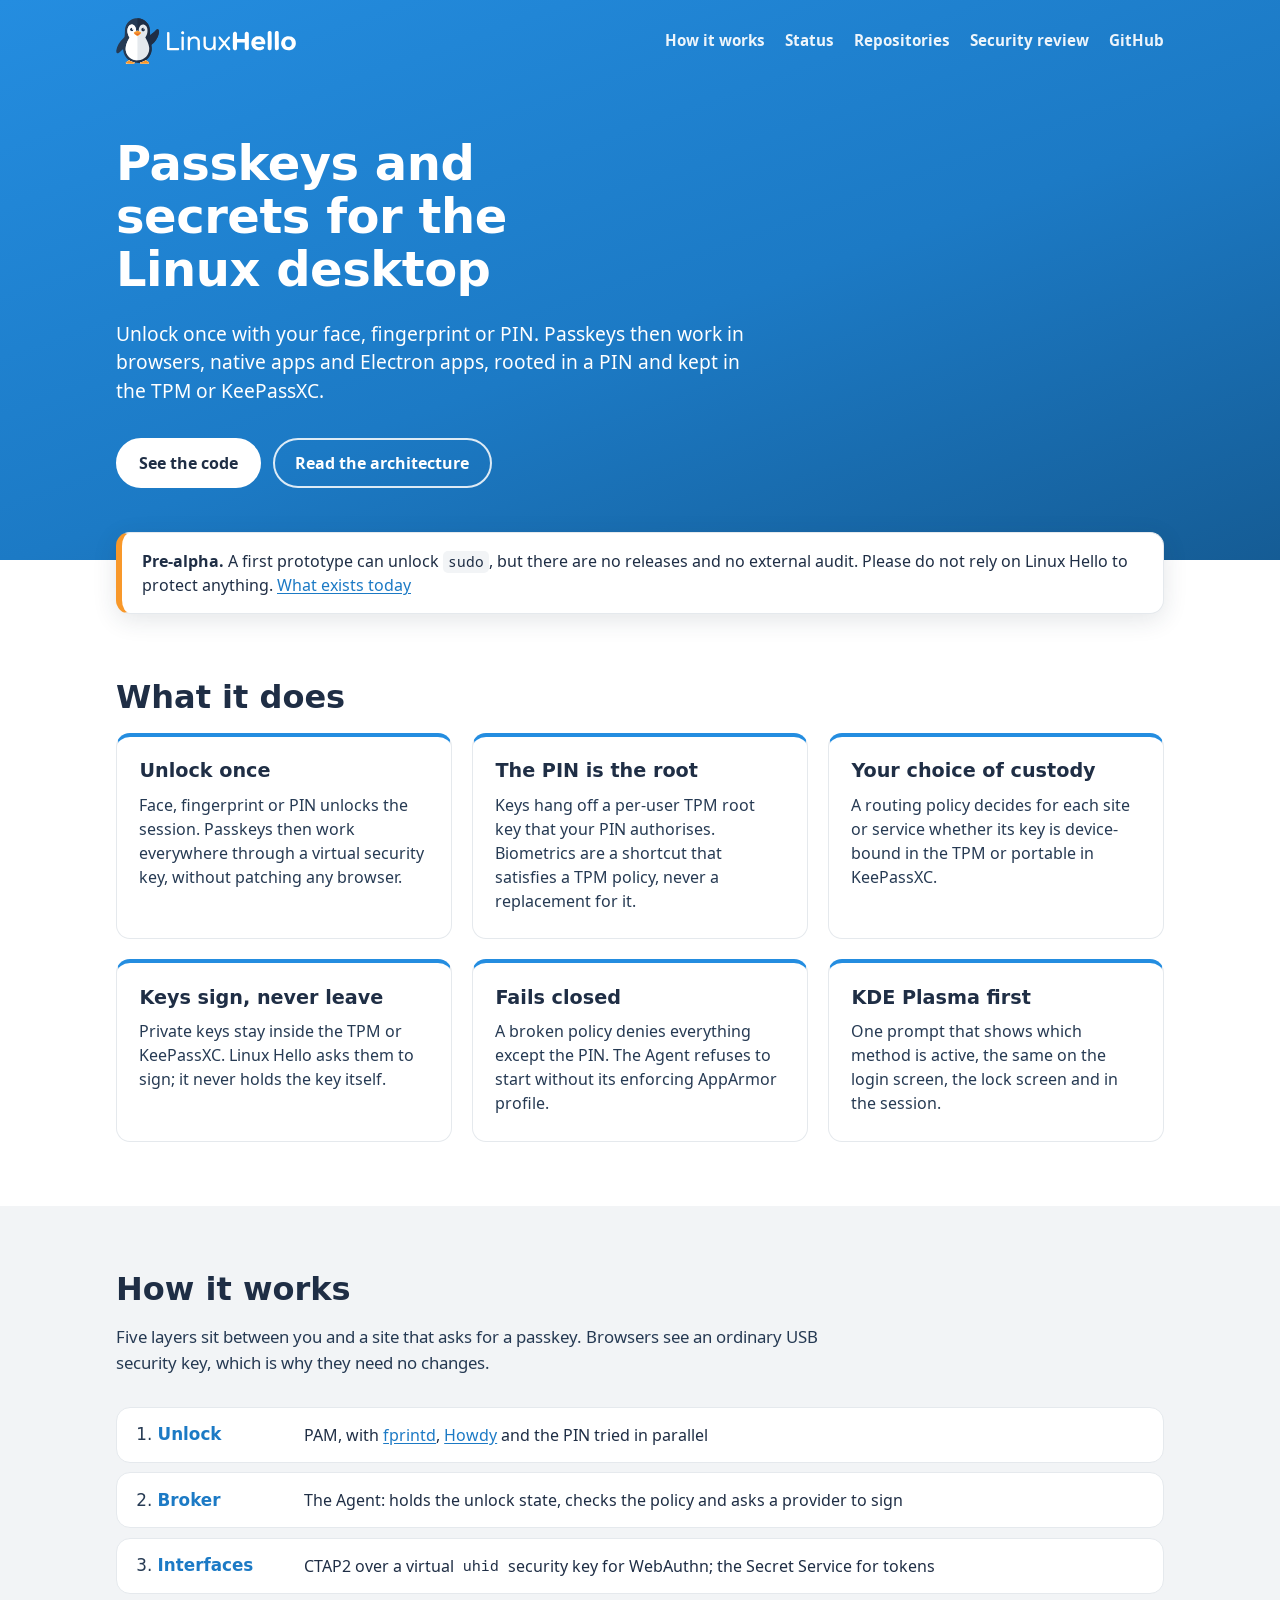
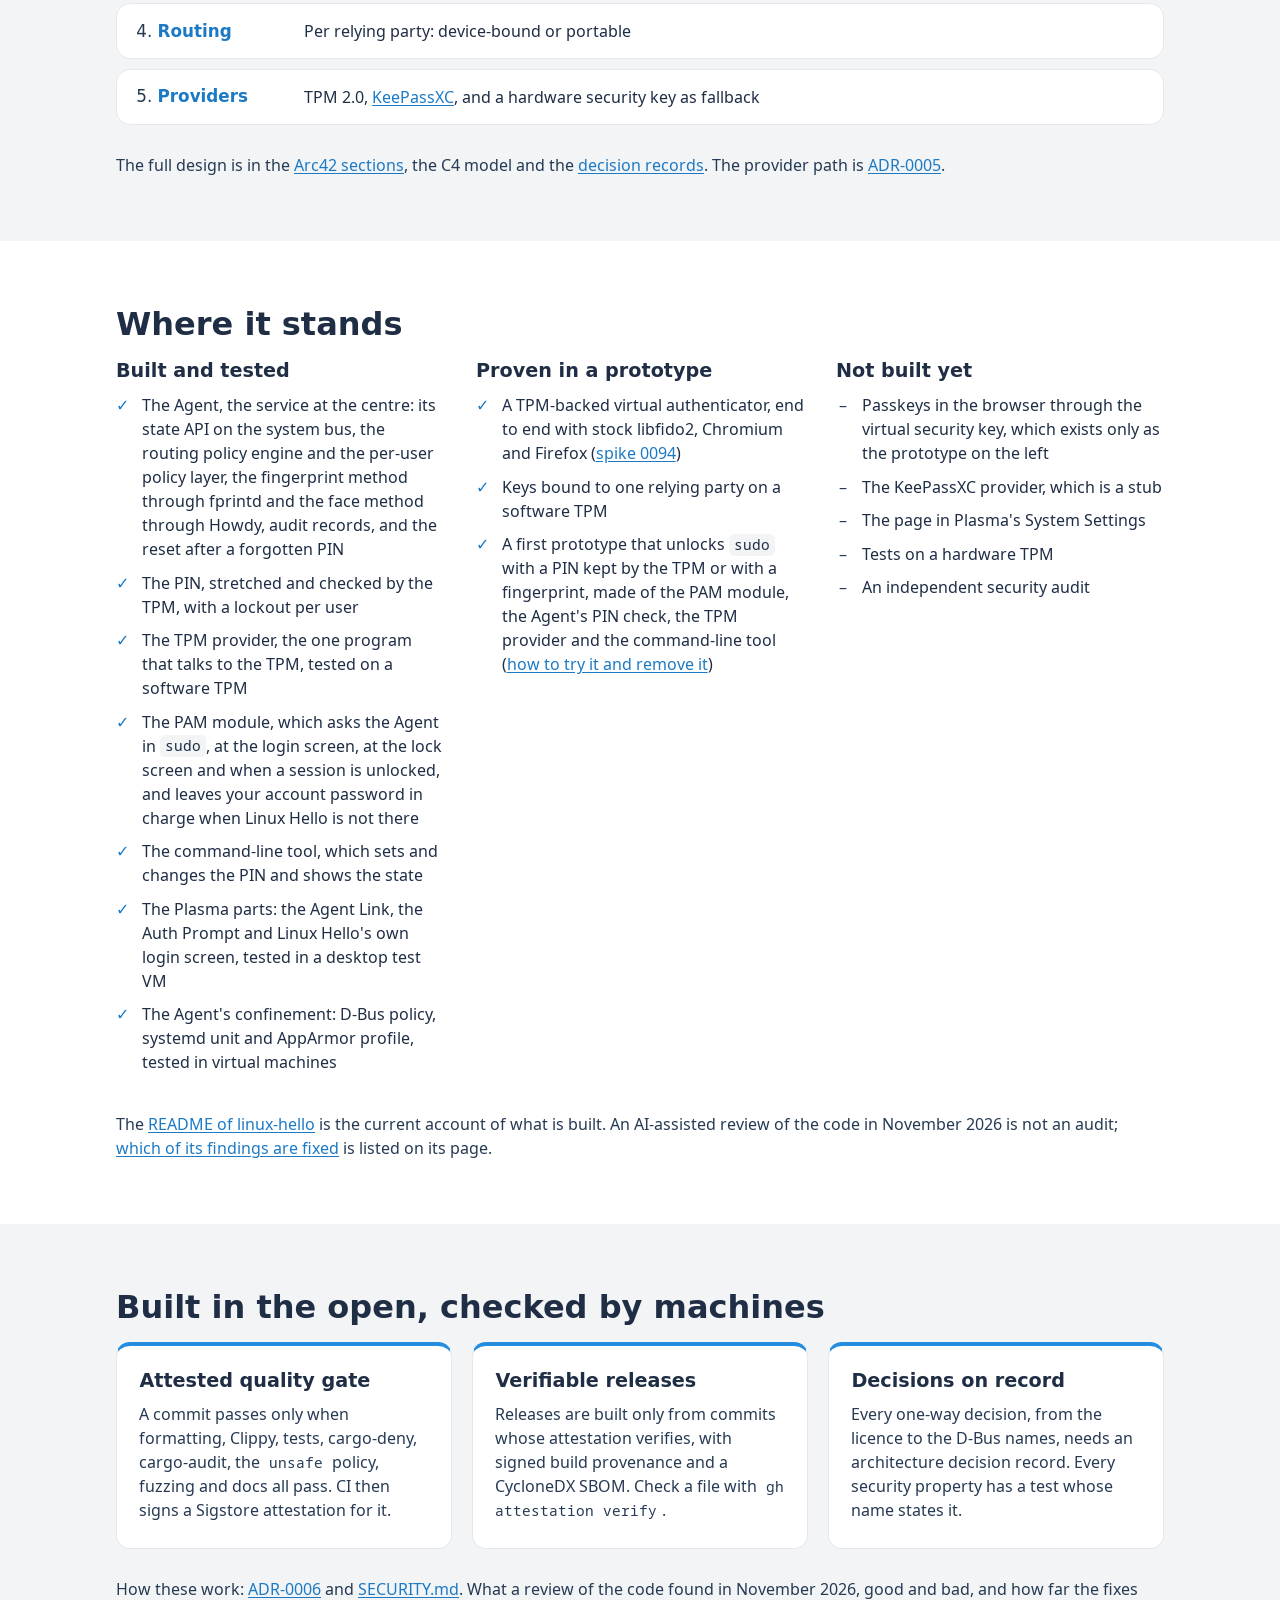
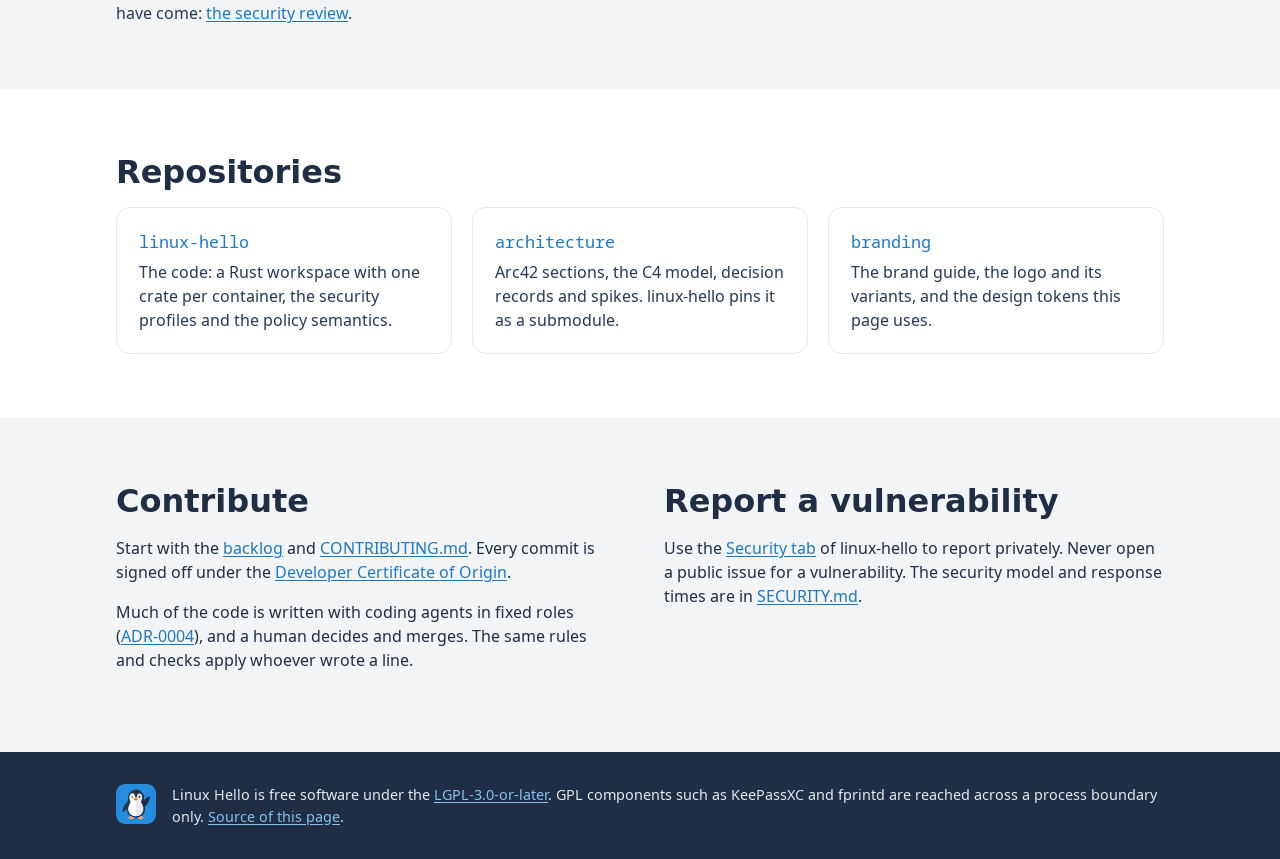
<file: index.html>
<!DOCTYPE html>
<html lang="en">
<head>
  <meta charset="utf-8">
  <meta name="viewport" content="width=device-width, initial-scale=1">
  <title>Linux Hello: passkeys and secrets for the Linux desktop</title>
  <meta name="description" content="Linux Hello is a session credential broker for the Linux desktop. Unlock once with face, fingerprint or PIN, and passkeys work in browsers and apps. Pre-alpha.">
  <meta name="color-scheme" content="light dark">
  <meta name="theme-color" content="#248de0">

  <meta property="og:type" content="website">
  <meta property="og:title" content="Linux Hello">
  <meta property="og:description" content="Passkeys and secrets for the Linux desktop, rooted in a PIN and unlocked by biometrics.">
  <meta property="og:url" content="https://linuxhello.github.io/">
  <meta property="og:image" content="https://linuxhello.github.io/assets/linuxhello-social-preview-1280x640.png">
  <meta name="twitter:card" content="summary_large_image">

  <link rel="icon" href="assets/linuxhello-tile.svg" type="image/svg+xml">
  <link rel="icon" href="assets/linuxhello-tile-32.png" sizes="32x32" type="image/png">
  <link rel="apple-touch-icon" href="assets/linuxhello-tile-180.png">
  <link rel="stylesheet" href="style.css">
</head>
<body>
  <a class="skip" href="#main">Skip to content</a>

  <header class="band">
    <div class="wrap bar">
      <a class="brand" href="./"><img src="assets/linuxhello-horizontal-white.svg" alt="Linux Hello" width="180" height="46"></a>
      <nav aria-label="Main">
        <a href="#how">How it works</a>
        <a href="#status">Status</a>
        <a href="#repositories">Repositories</a>
        <a href="security-review.html">Security review</a>
        <a href="https://github.com/LinuxHello">GitHub</a>
      </nav>
    </div>

    <div class="wrap hero">
      <h1>Passkeys and secrets for the Linux desktop</h1>
      <p class="lede">Unlock once with your face, fingerprint or PIN. Passkeys then work in browsers, native apps and Electron apps, rooted in a PIN and kept in the TPM or KeePassXC.</p>
      <p class="actions">
        <a class="button primary" href="https://github.com/LinuxHello/linux-hello">See the code</a>
        <a class="button" href="https://github.com/LinuxHello/linux-hello-architecture">Read the architecture</a>
      </p>
    </div>
  </header>

  <main id="main">
    <div class="wrap">
      <aside class="notice" role="note">
        <strong>Pre-alpha.</strong> A first prototype can unlock <code>sudo</code>, but there are no releases and no external audit. Please do not rely on Linux Hello to protect anything. <a href="#status">What exists today</a>
      </aside>
    </div>

    <section class="wrap" aria-labelledby="what">
      <h2 id="what">What it does</h2>
      <div class="cards">
        <article>
          <h3>Unlock once</h3>
          <p>Face, fingerprint or PIN unlocks the session. Passkeys then work everywhere through a virtual security key, without patching any browser.</p>
        </article>
        <article>
          <h3>The PIN is the root</h3>
          <p>Keys hang off a per-user TPM root key that your PIN authorises. Biometrics are a shortcut that satisfies a TPM policy, never a replacement for it.</p>
        </article>
        <article>
          <h3>Your choice of custody</h3>
          <p>A routing policy decides for each site or service whether its key is device-bound in the TPM or portable in KeePassXC.</p>
        </article>
        <article>
          <h3>Keys sign, never leave</h3>
          <p>Private keys stay inside the TPM or KeePassXC. Linux Hello asks them to sign; it never holds the key itself.</p>
        </article>
        <article>
          <h3>Fails closed</h3>
          <p>A broken policy denies everything except the PIN. The Agent refuses to start without its enforcing AppArmor profile.</p>
        </article>
        <article>
          <h3>KDE Plasma first</h3>
          <p>One prompt that shows which method is active, the same on the login screen, the lock screen and in the session.</p>
        </article>
      </div>
    </section>

    <section class="alt" aria-labelledby="how">
      <div class="wrap">
        <h2 id="how">How it works</h2>
        <p class="intro">Five layers sit between you and a site that asks for a passkey. Browsers see an ordinary USB security key, which is why they need no changes.</p>
        <ol class="layers">
          <li><span class="tag">Unlock</span><span class="body">PAM, with <a href="https://fprint.freedesktop.org/">fprintd</a>, <a href="https://github.com/boltgolt/howdy">Howdy</a> and the PIN tried in parallel</span></li>
          <li><span class="tag">Broker</span><span class="body">The Agent: holds the unlock state, checks the policy and asks a provider to sign</span></li>
          <li><span class="tag">Interfaces</span><span class="body">CTAP2 over a virtual <code>uhid</code> security key for WebAuthn; the Secret Service for tokens</span></li>
          <li><span class="tag">Routing</span><span class="body">Per relying party: device-bound or portable</span></li>
          <li><span class="tag">Providers</span><span class="body">TPM 2.0, <a href="https://keepassxc.org/">KeePassXC</a>, and a hardware security key as fallback</span></li>
        </ol>
        <p class="more">The full design is in the <a href="https://github.com/LinuxHello/linux-hello-architecture/blob/main/arc42/README.md">Arc42 sections</a>, the C4 model and the <a href="https://github.com/LinuxHello/linux-hello-architecture/blob/main/adr/README.md">decision records</a>. The provider path is <a href="https://github.com/LinuxHello/linux-hello-architecture/blob/main/adr/0005-provider-path.md">ADR-0005</a>.</p>
      </div>
    </section>

    <section class="wrap" aria-labelledby="status">
      <h2 id="status">Where it stands</h2>
      <div class="split">
        <div>
          <h3>Built and tested</h3>
          <ul class="ticks">
            <li>The Agent, the service at the centre: its state API on the system bus, the routing policy engine and the per-user policy layer, the fingerprint method through fprintd and the face method through Howdy, audit records, and the reset after a forgotten PIN</li>
            <li>The PIN, stretched and checked by the TPM, with a lockout per user</li>
            <li>The TPM provider, the one program that talks to the TPM, tested on a software TPM</li>
            <li>The PAM module, which asks the Agent in <code>sudo</code>, at the login screen, at the lock screen and when a session is unlocked, and leaves your account password in charge when Linux Hello is not there</li>
            <li>The command-line tool, which sets and changes the PIN and shows the state</li>
            <li>The Plasma parts: the Agent Link, the Auth Prompt and Linux Hello's own login screen, tested in a desktop test VM</li>
            <li>The Agent's confinement: D-Bus policy, systemd unit and AppArmor profile, tested in virtual machines</li>
          </ul>
        </div>
        <div>
          <h3>Proven in a prototype</h3>
          <ul class="ticks">
            <li>A TPM-backed virtual authenticator, end to end with stock libfido2, Chromium and Firefox (<a href="https://github.com/LinuxHello/linux-hello-architecture/blob/main/spikes/0094-virtual-ctap-end-to-end.md">spike 0094</a>)</li>
            <li>Keys bound to one relying party on a software TPM</li>
            <li>A first prototype that unlocks <code>sudo</code> with a PIN kept by the TPM or with a fingerprint, made of the PAM module, the Agent's PIN check, the TPM provider and the command-line tool (<a href="https://github.com/LinuxHello/linux-hello/blob/main/docs/prototype.md">how to try it and remove it</a>)</li>
          </ul>
        </div>
        <div>
          <h3>Not built yet</h3>
          <ul class="dashes">
            <li>Passkeys in the browser through the virtual security key, which exists only as the prototype on the left</li>
            <li>The KeePassXC provider, which is a stub</li>
            <li>The page in Plasma's System Settings</li>
            <li>Tests on a hardware TPM</li>
            <li>An independent security audit</li>
          </ul>
        </div>
      </div>
      <p class="more">The <a href="https://github.com/LinuxHello/linux-hello#readme">README of linux-hello</a> is the current account of what is built. An AI-assisted review of the code in November 2026 is not an audit; <a href="security-review.html#fixes">which of its findings are fixed</a> is listed on its page.</p>
    </section>

    <section class="alt" aria-labelledby="trust">
      <div class="wrap">
        <h2 id="trust">Built in the open, checked by machines</h2>
        <div class="cards">
          <article>
            <h3>Attested quality gate</h3>
            <p>A commit passes only when formatting, Clippy, tests, cargo-deny, cargo-audit, the <code>unsafe</code> policy, fuzzing and docs all pass. CI then signs a Sigstore attestation for it.</p>
          </article>
          <article>
            <h3>Verifiable releases</h3>
            <p>Releases are built only from commits whose attestation verifies, with signed build provenance and a CycloneDX SBOM. Check a file with <code>gh attestation verify</code>.</p>
          </article>
          <article>
            <h3>Decisions on record</h3>
            <p>Every one-way decision, from the licence to the D-Bus names, needs an architecture decision record. Every security property has a test whose name states it.</p>
          </article>
        </div>
        <p class="more">How these work: <a href="https://github.com/LinuxHello/linux-hello-architecture/blob/main/adr/0006-attested-quality-gates-and-releases.md">ADR-0006</a> and <a href="https://github.com/LinuxHello/linux-hello/blob/main/SECURITY.md">SECURITY.md</a>. What a review of the code found in November 2026, good and bad, and how far the fixes have come: <a href="security-review.html">the security review</a>.</p>
      </div>
    </section>

    <section class="wrap" aria-labelledby="repositories">
      <h2 id="repositories">Repositories</h2>
      <div class="repos">
        <a class="repo" href="https://github.com/LinuxHello/linux-hello">
          <span class="name">linux-hello</span>
          <span class="desc">The code: a Rust workspace with one crate per container, the security profiles and the policy semantics.</span>
        </a>
        <a class="repo" href="https://github.com/LinuxHello/linux-hello-architecture">
          <span class="name">architecture</span>
          <span class="desc">Arc42 sections, the C4 model, decision records and spikes. linux-hello pins it as a submodule.</span>
        </a>
        <a class="repo" href="https://github.com/LinuxHello/linux-hello-branding">
          <span class="name">branding</span>
          <span class="desc">The brand guide, the logo and its variants, and the design tokens this page uses.</span>
        </a>
      </div>
    </section>

    <section class="alt" aria-labelledby="contribute">
      <div class="wrap split two">
        <div>
          <h2 id="contribute">Contribute</h2>
          <p>Start with the <a href="https://github.com/LinuxHello/linux-hello/blob/main/docs/project/backlog.md">backlog</a> and <a href="https://github.com/LinuxHello/linux-hello/blob/main/CONTRIBUTING.md">CONTRIBUTING.md</a>. Every commit is signed off under the <a href="https://developercertificate.org/">Developer Certificate of Origin</a>.</p>
          <p>Much of the code is written with coding agents in fixed roles (<a href="https://github.com/LinuxHello/linux-hello-architecture/blob/main/adr/0004-agent-roles.md">ADR-0004</a>), and a human decides and merges. The same rules and checks apply whoever wrote a line.</p>
        </div>
        <div>
          <h2 id="security">Report a vulnerability</h2>
          <p>Use the <a href="https://github.com/LinuxHello/linux-hello/security">Security tab</a> of linux-hello to report privately. Never open a public issue for a vulnerability. The security model and response times are in <a href="https://github.com/LinuxHello/linux-hello/blob/main/SECURITY.md">SECURITY.md</a>.</p>
        </div>
      </div>
    </section>
  </main>

  <footer>
    <div class="wrap foot">
      <img src="assets/linuxhello-tile.svg" alt="" width="40" height="40">
      <p>Linux Hello is free software under the <a href="https://github.com/LinuxHello/linux-hello-architecture/blob/main/adr/0002-licence-lgpl-3-or-later.md">LGPL-3.0-or-later</a>. GPL components such as KeePassXC and fprintd are reached across a process boundary only. <a href="https://github.com/LinuxHello/linuxhello.github.io">Source of this page</a>.</p>
    </div>
  </footer>
</body>
</html>
</file>
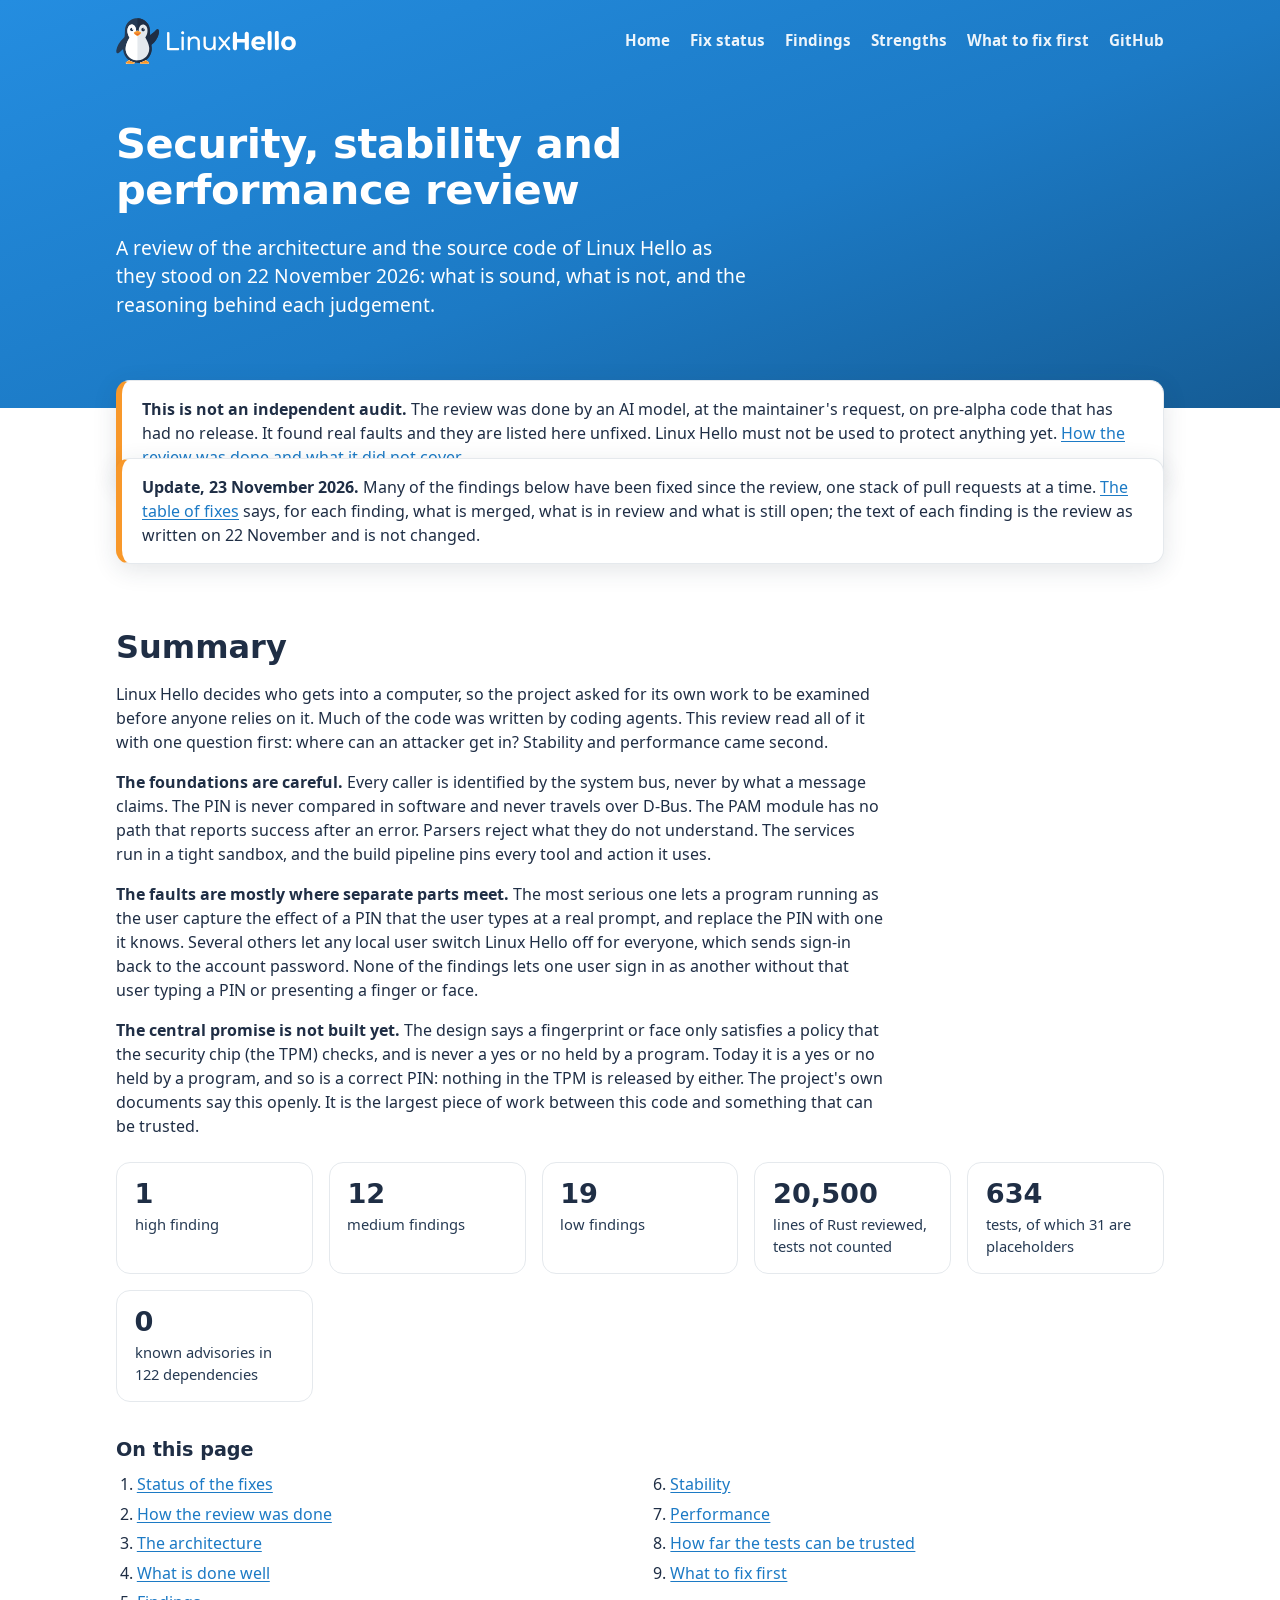
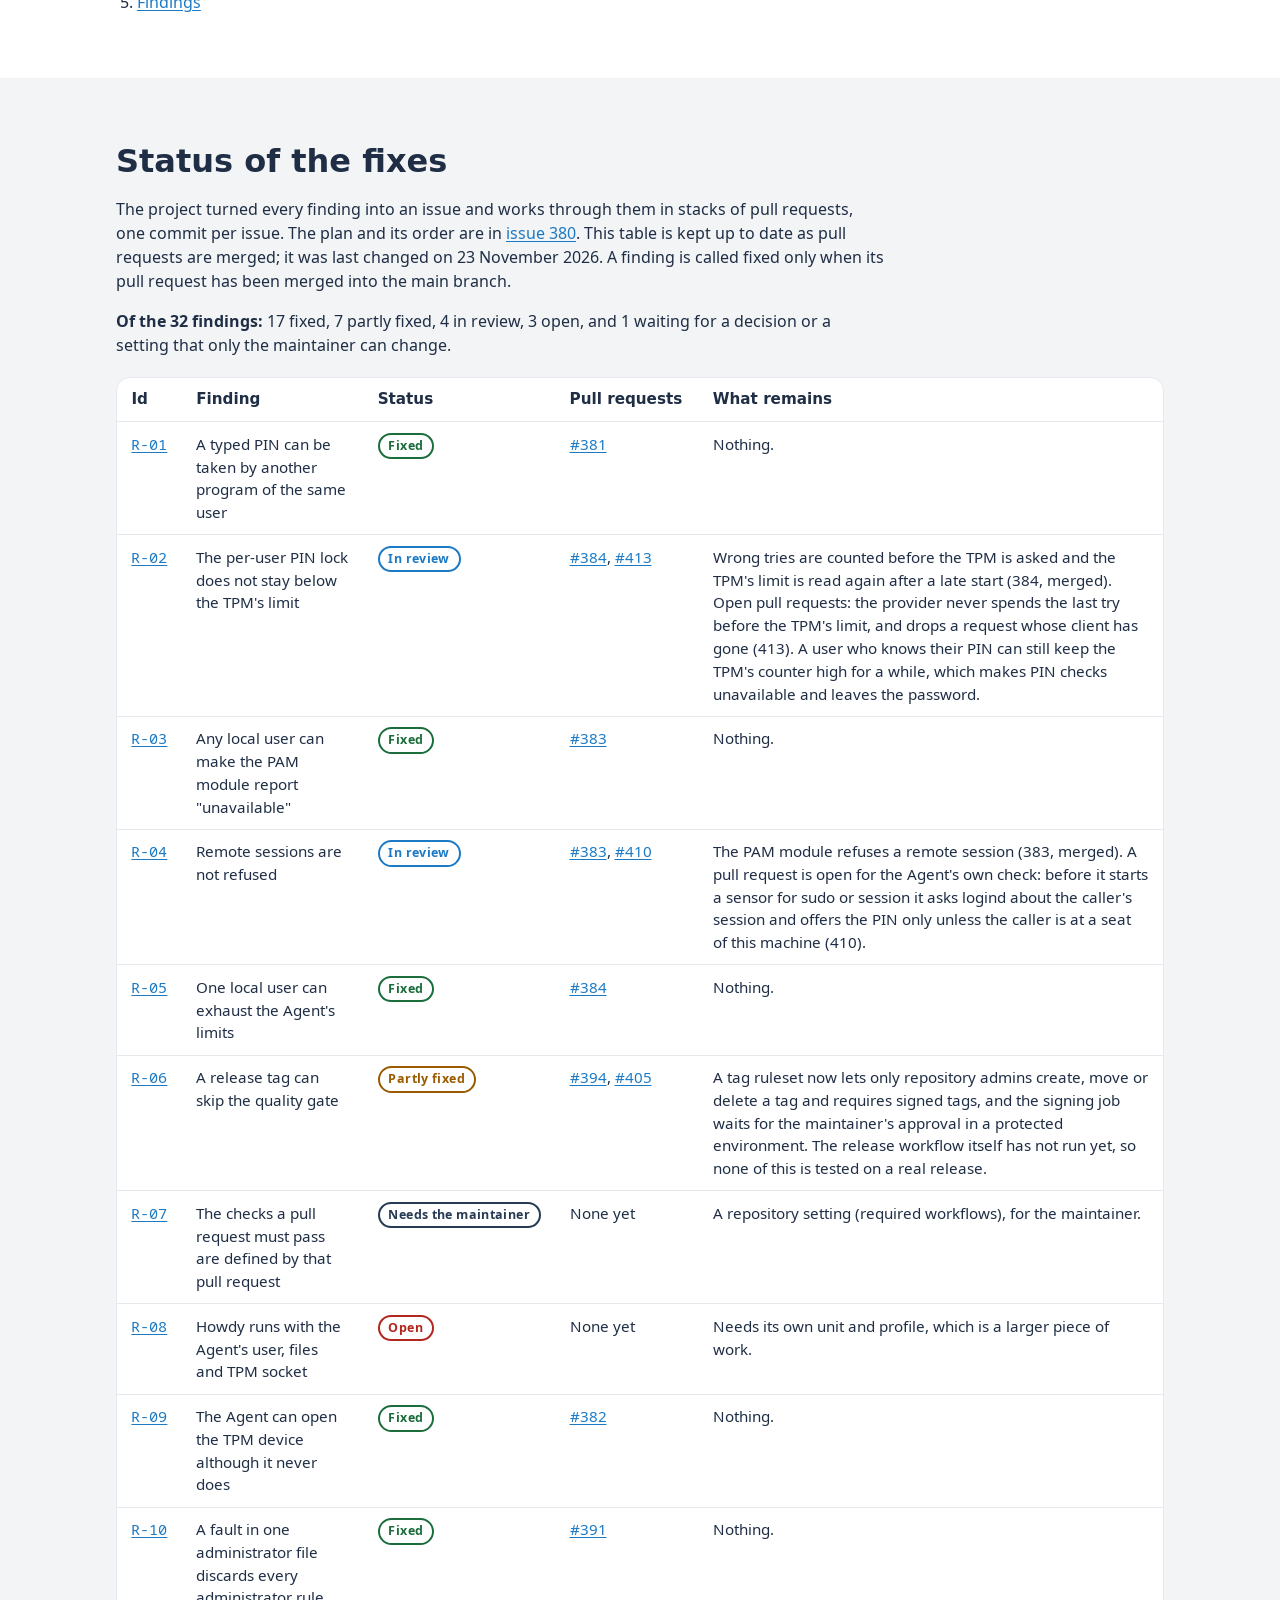
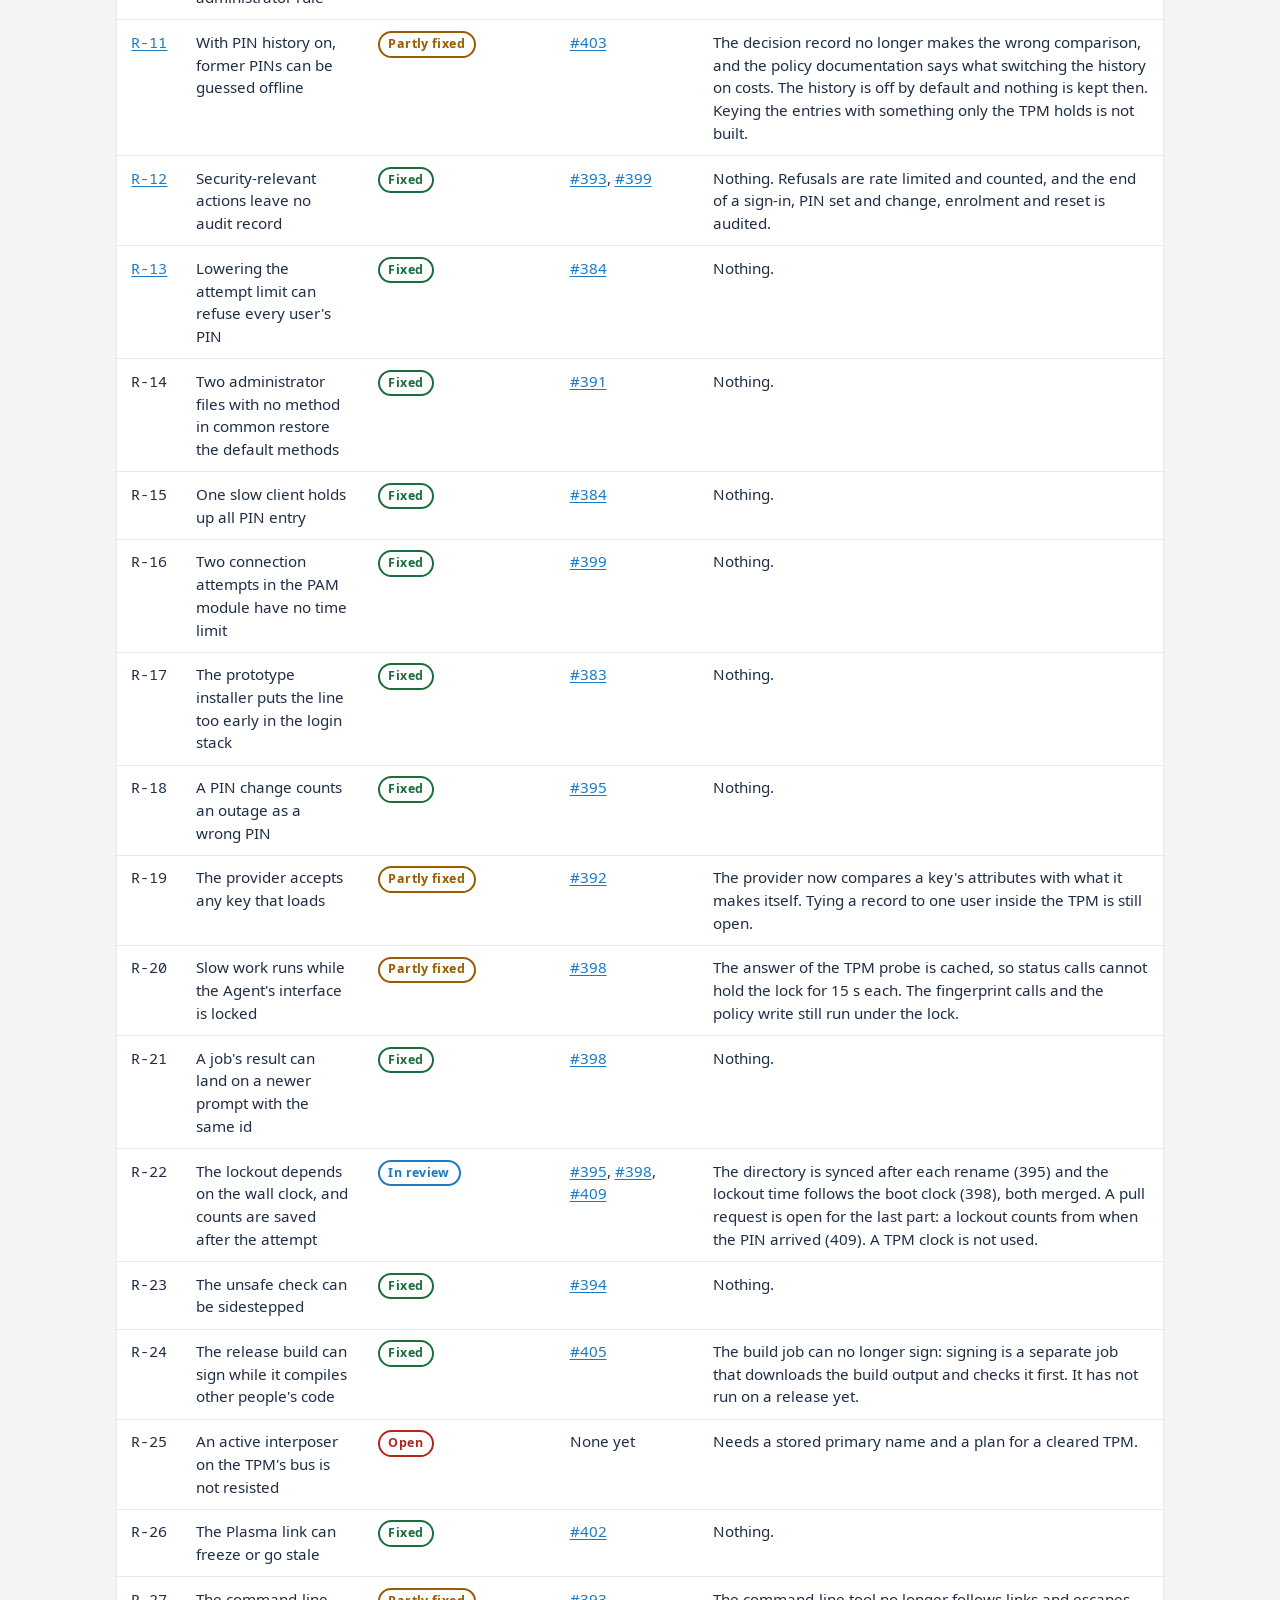
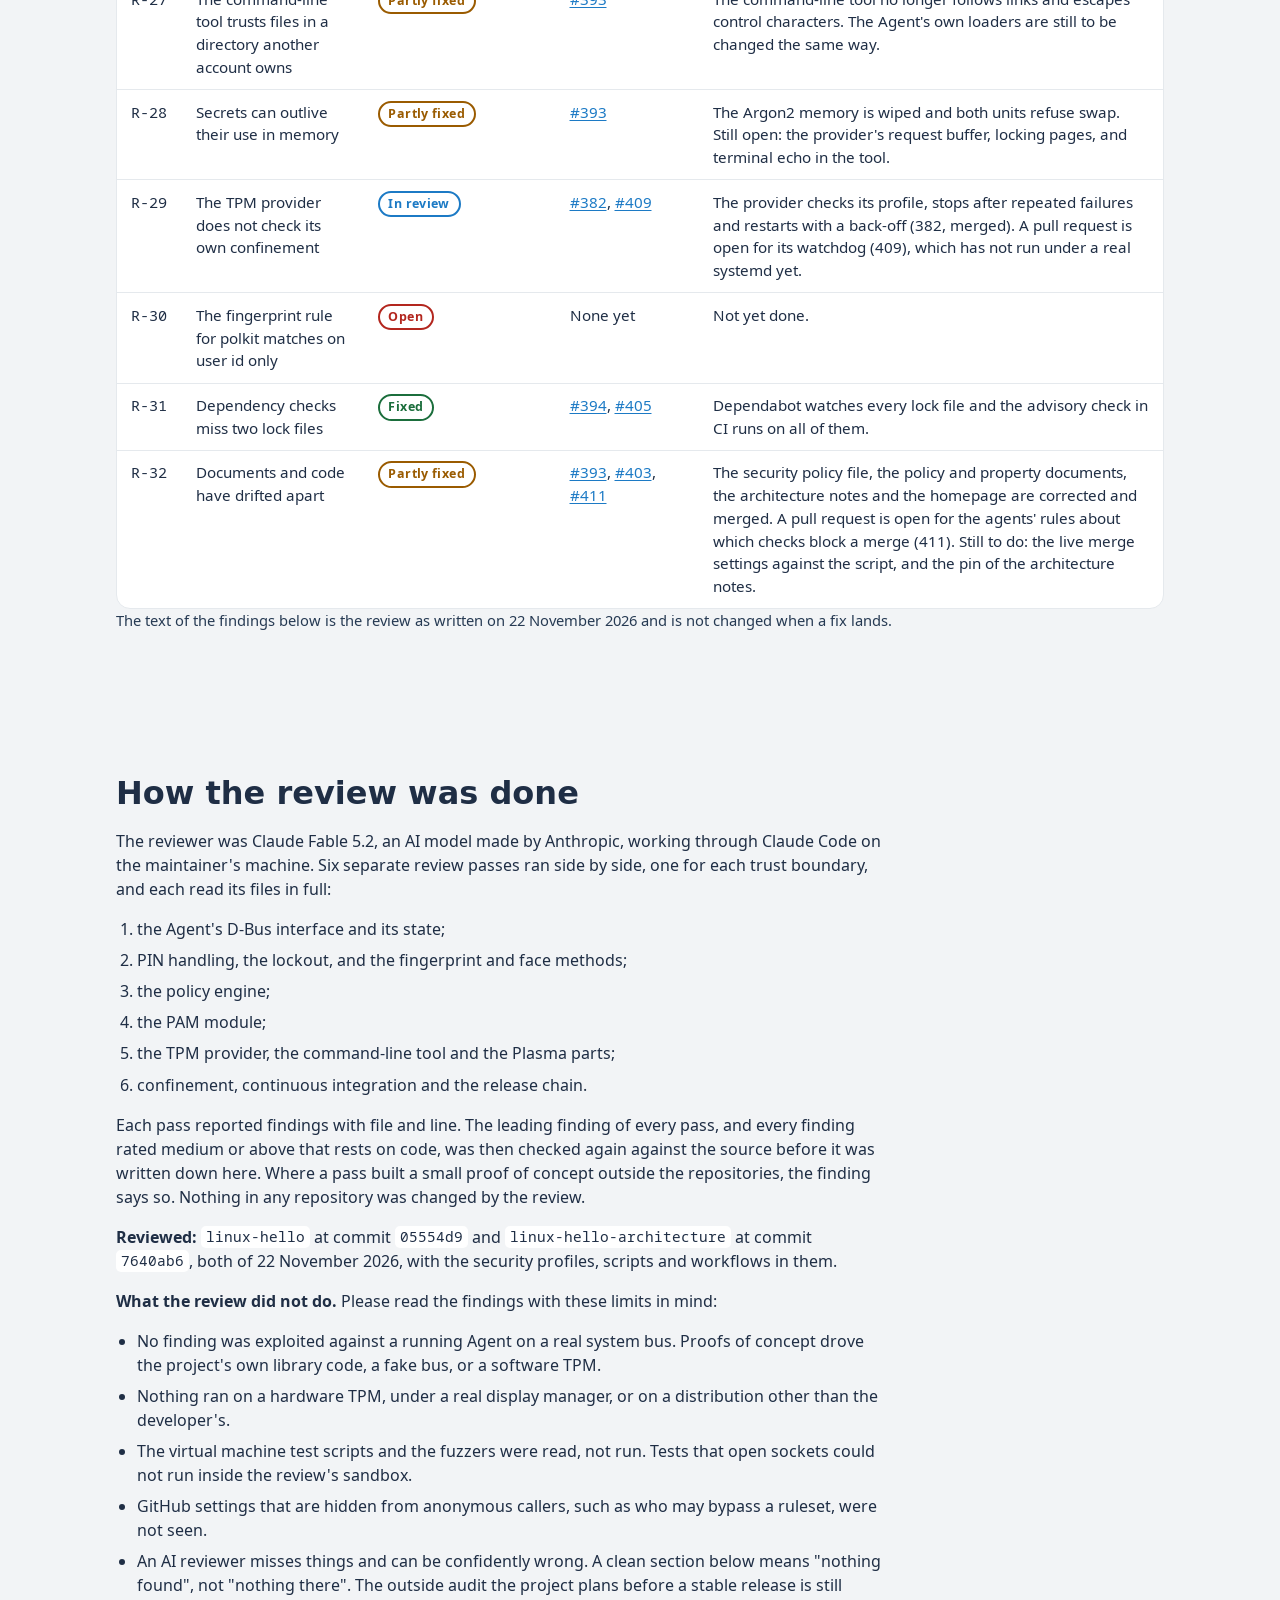
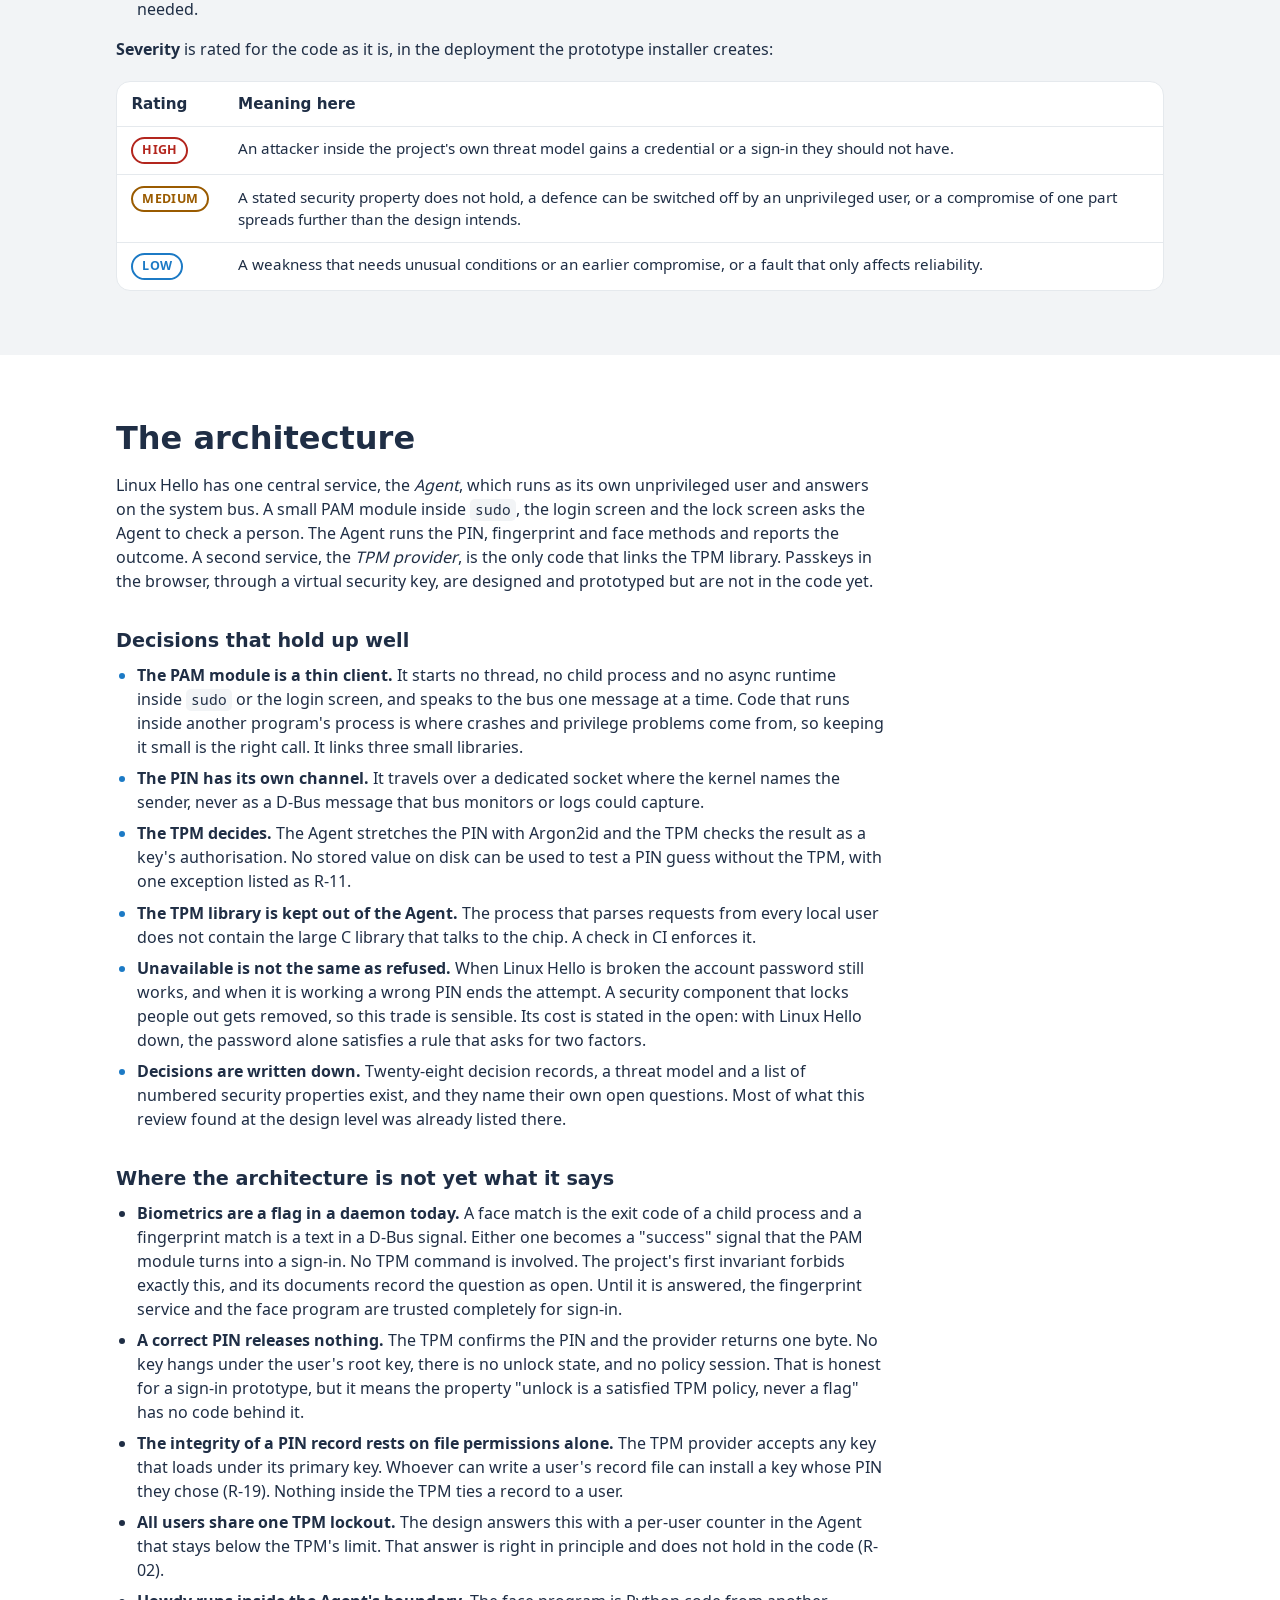
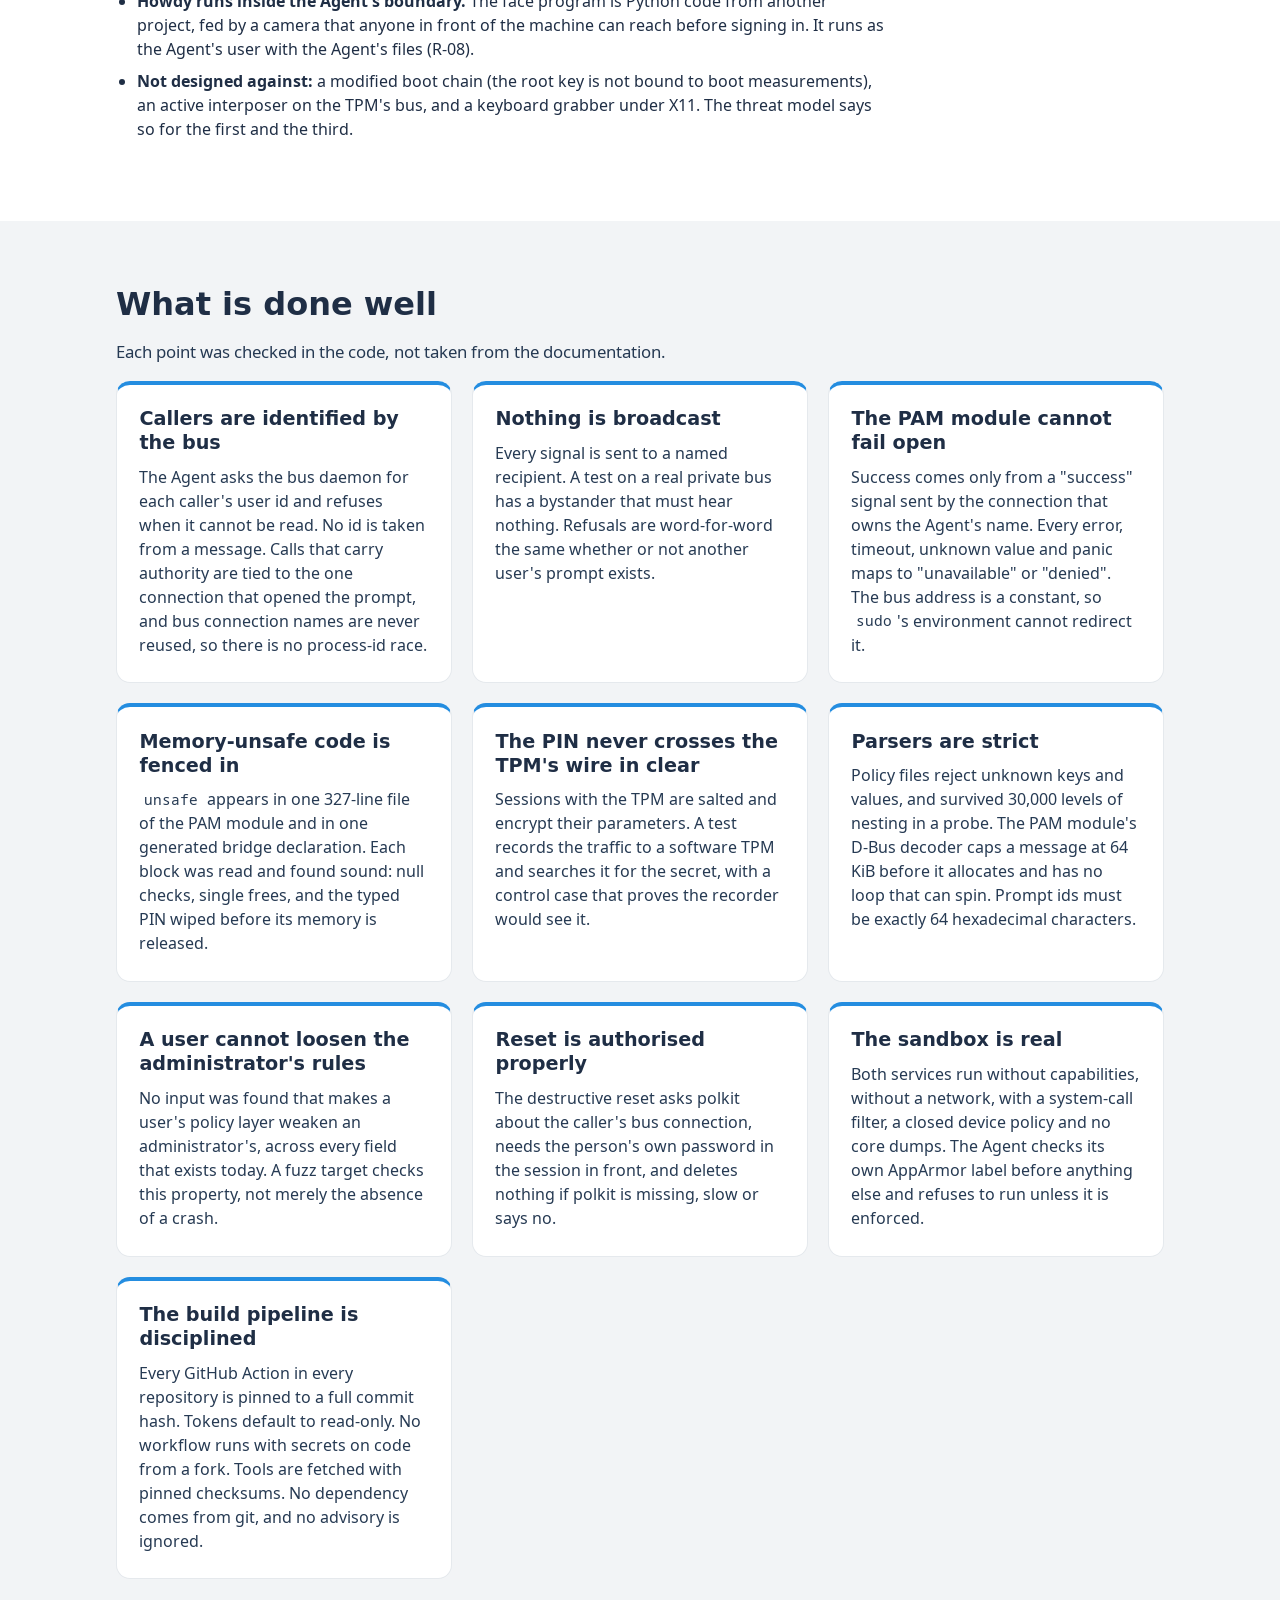
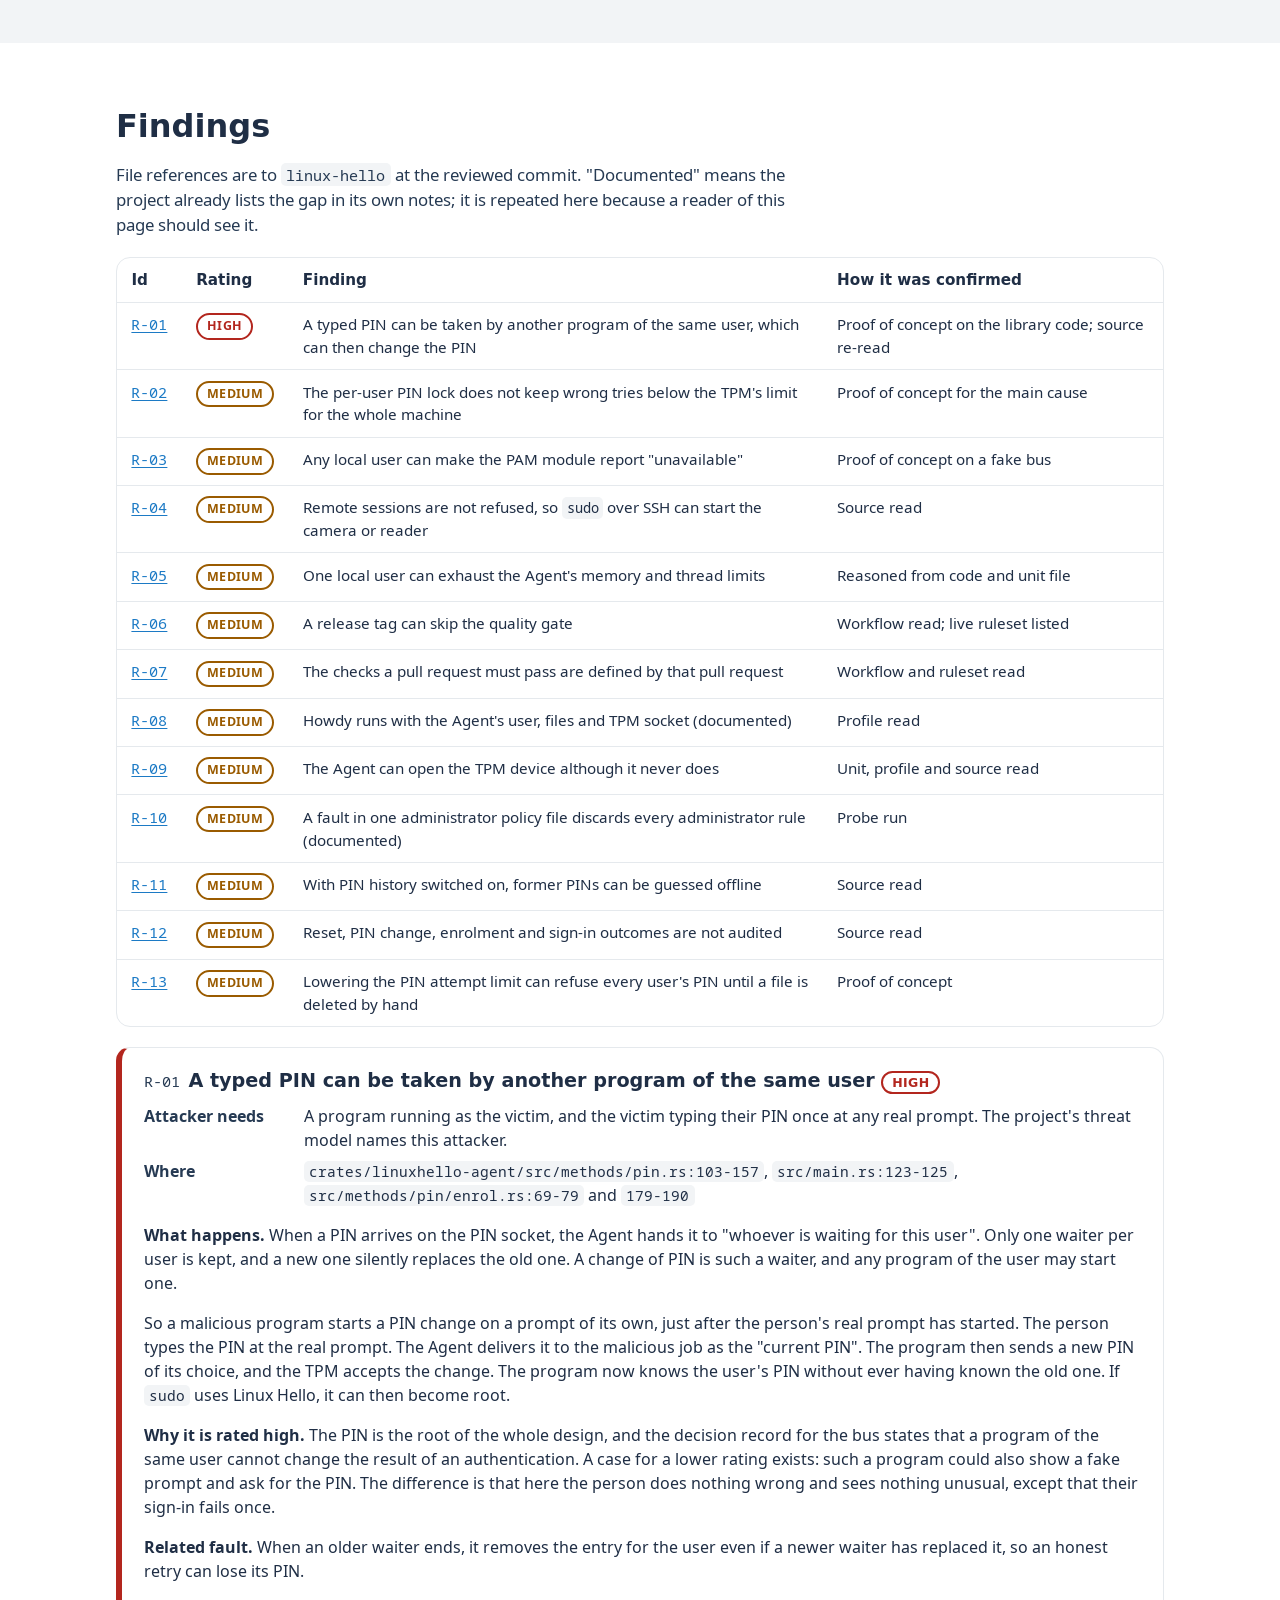
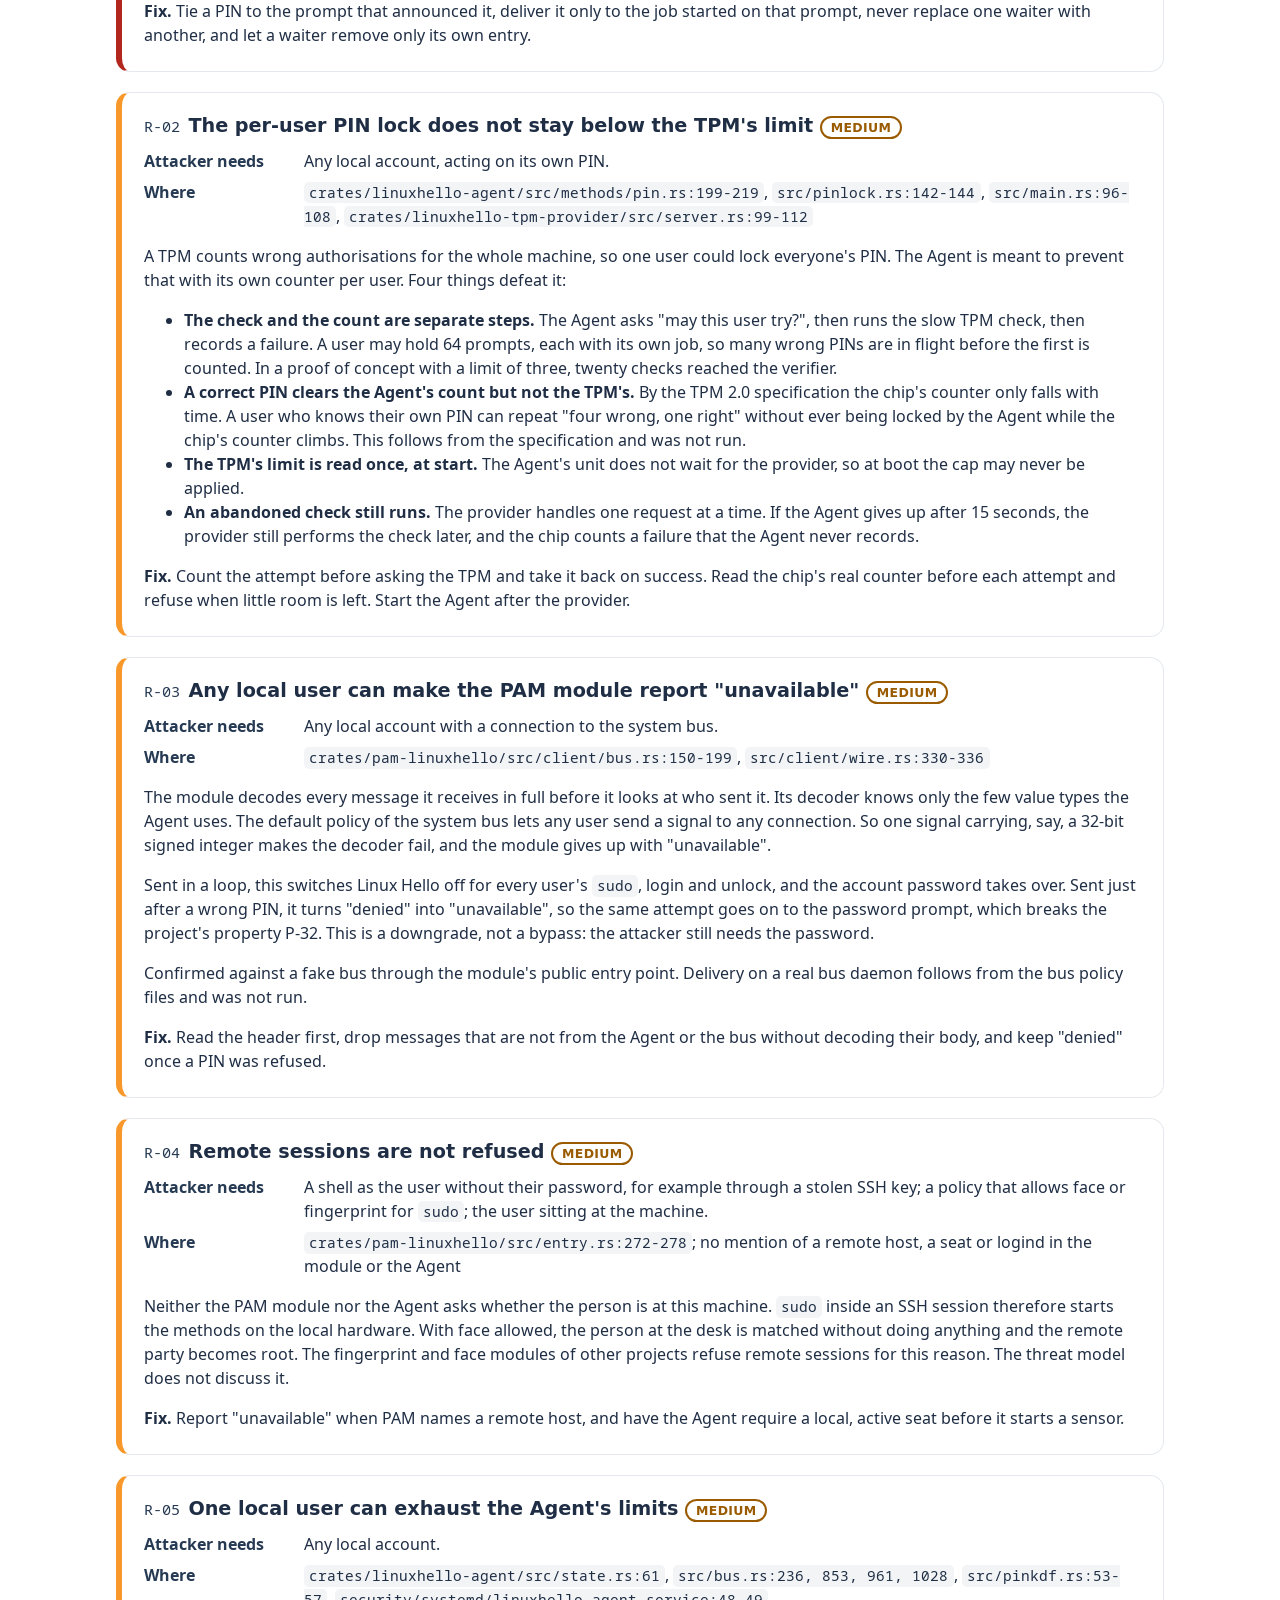
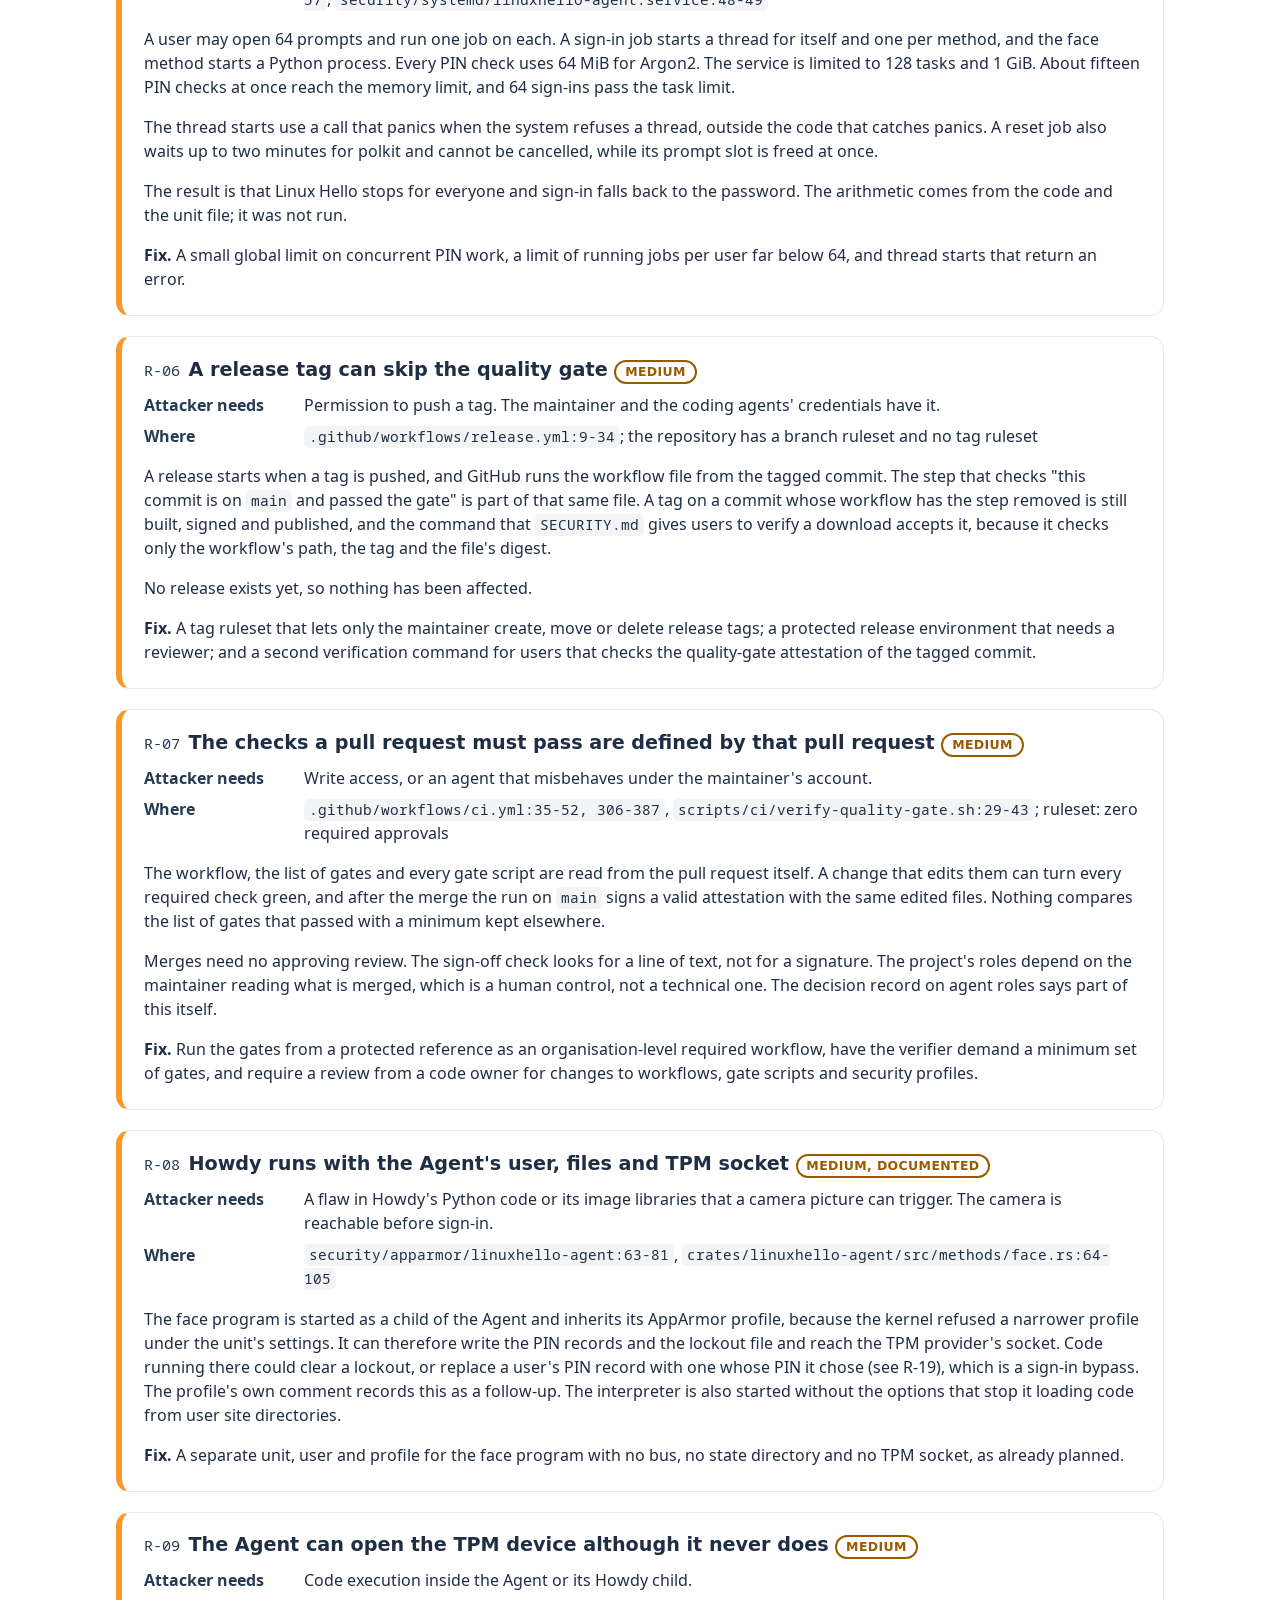
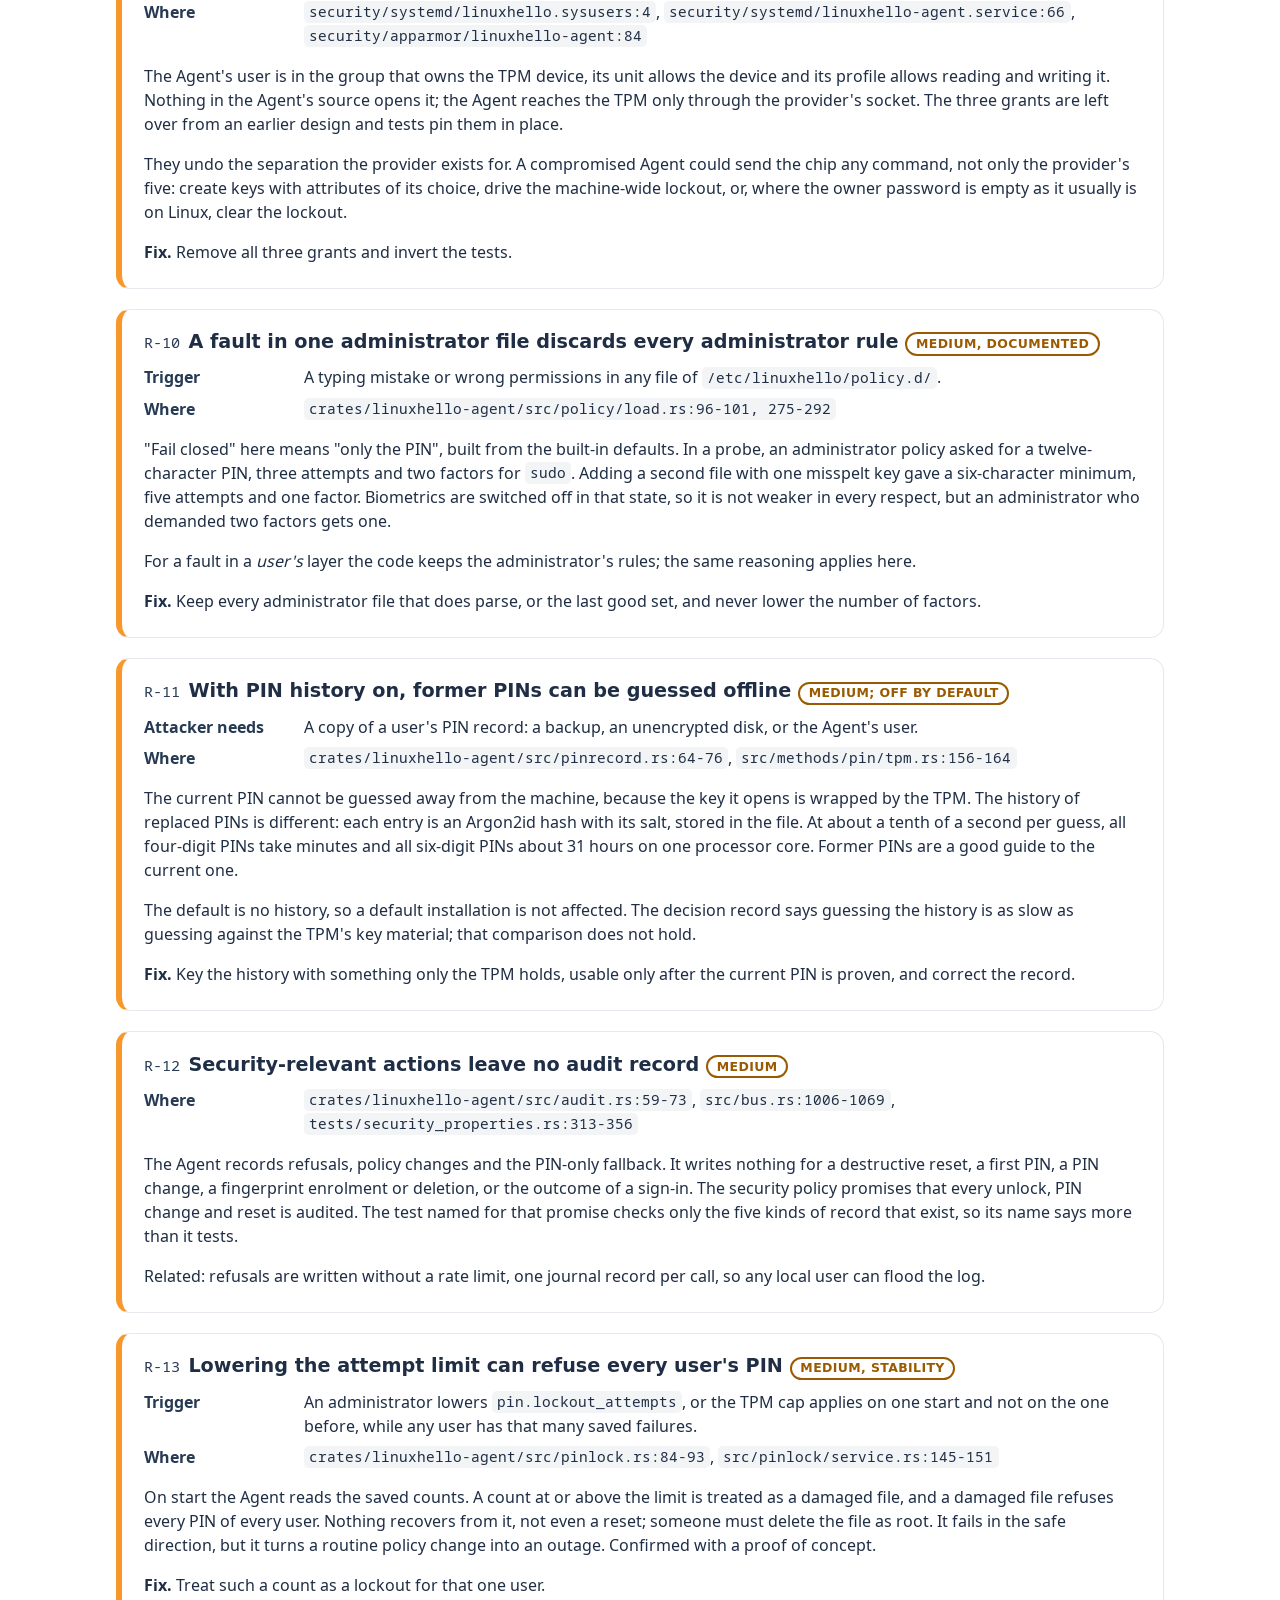
<file: security-review.html>
<!DOCTYPE html>
<html lang="en">
<head>
  <meta charset="utf-8">
  <meta name="viewport" content="width=device-width, initial-scale=1">
  <title>Linux Hello: security, stability and performance review, November 2026</title>
  <meta name="description" content="An AI-assisted review of the architecture and source code of Linux Hello at pre-alpha: what is sound, what is not, and why. One high, twelve medium and nineteen lower findings.">
  <meta name="color-scheme" content="light dark">
  <meta name="theme-color" content="#248de0">

  <meta property="og:type" content="article">
  <meta property="og:title" content="Linux Hello: security review, November 2026">
  <meta property="og:description" content="What a review of the architecture and source code found, good and bad, with the reasoning.">
  <meta property="og:url" content="https://linuxhello.github.io/security-review.html">
  <meta property="og:image" content="https://linuxhello.github.io/assets/linuxhello-social-preview-1280x640.png">
  <meta name="twitter:card" content="summary_large_image">

  <link rel="icon" href="assets/linuxhello-tile.svg" type="image/svg+xml">
  <link rel="icon" href="assets/linuxhello-tile-32.png" sizes="32x32" type="image/png">
  <link rel="apple-touch-icon" href="assets/linuxhello-tile-180.png">
  <link rel="stylesheet" href="style.css">
  <link rel="stylesheet" href="security-review.css">
</head>
<body>
  <a class="skip" href="#main">Skip to content</a>

  <header class="band">
    <div class="wrap bar">
      <a class="brand" href="./"><img src="assets/linuxhello-horizontal-white.svg" alt="Linux Hello" width="180" height="46"></a>
      <nav aria-label="Main">
        <a href="./">Home</a>
        <a href="#fixes">Fix status</a>
        <a href="#findings">Findings</a>
        <a href="#strengths">Strengths</a>
        <a href="#next">What to fix first</a>
        <a href="https://github.com/LinuxHello">GitHub</a>
      </nav>
    </div>

    <div class="wrap hero small">
      <h1>Security, stability and performance review</h1>
      <p class="lede">A review of the architecture and the source code of Linux Hello as they stood on 22 November 2026: what is sound, what is not, and the reasoning behind each judgement.</p>
    </div>
  </header>

  <main id="main">
    <div class="wrap">
      <aside class="notice" role="note">
        <strong>This is not an independent audit.</strong> The review was done by an AI model, at the maintainer's request, on pre-alpha code that has had no release. It found real faults and they are listed here unfixed. Linux Hello must not be used to protect anything yet. <a href="#method">How the review was done and what it did not cover</a>
      </aside>
    </div>
    <div class="wrap">
      <aside class="notice" role="note">
        <strong>Update, 23 November 2026.</strong> Many of the findings below have been fixed since the review, one stack of pull requests at a time. <a href="#fixes">The table of fixes</a> says, for each finding, what is merged, what is in review and what is still open; the text of each finding is the review as written on 22 November and is not changed.
      </aside>
    </div>

    <section class="wrap" aria-labelledby="summary">
      <h2 id="summary">Summary</h2>
      <div class="prose">
        <p>Linux Hello decides who gets into a computer, so the project asked for its own work to be examined before anyone relies on it. Much of the code was written by coding agents. This review read all of it with one question first: where can an attacker get in? Stability and performance came second.</p>
        <p><strong>The foundations are careful.</strong> Every caller is identified by the system bus, never by what a message claims. The PIN is never compared in software and never travels over D-Bus. The PAM module has no path that reports success after an error. Parsers reject what they do not understand. The services run in a tight sandbox, and the build pipeline pins every tool and action it uses.</p>
        <p><strong>The faults are mostly where separate parts meet.</strong> The most serious one lets a program running as the user capture the effect of a PIN that the user types at a real prompt, and replace the PIN with one it knows. Several others let any local user switch Linux Hello off for everyone, which sends sign-in back to the account password. None of the findings lets one user sign in as another without that user typing a PIN or presenting a finger or face.</p>
        <p><strong>The central promise is not built yet.</strong> The design says a fingerprint or face only satisfies a policy that the security chip (the TPM) checks, and is never a yes or no held by a program. Today it is a yes or no held by a program, and so is a correct PIN: nothing in the TPM is released by either. The project's own documents say this openly. It is the largest piece of work between this code and something that can be trusted.</p>
      </div>

      <ul class="facts">
        <li><span class="n">1</span><span class="l">high finding</span></li>
        <li><span class="n">12</span><span class="l">medium findings</span></li>
        <li><span class="n">19</span><span class="l">low findings</span></li>
        <li><span class="n">20,500</span><span class="l">lines of Rust reviewed, tests not counted</span></li>
        <li><span class="n">634</span><span class="l">tests, of which 31 are placeholders</span></li>
        <li><span class="n">0</span><span class="l">known advisories in 122 dependencies</span></li>
      </ul>

      <h3 class="sub">On this page</h3>
      <ol class="toc">
        <li><a href="#fixes">Status of the fixes</a></li>
        <li><a href="#method">How the review was done</a></li>
        <li><a href="#architecture">The architecture</a></li>
        <li><a href="#strengths">What is done well</a></li>
        <li><a href="#findings">Findings</a></li>
        <li><a href="#stability">Stability</a></li>
        <li><a href="#performance">Performance</a></li>
        <li><a href="#tests">How far the tests can be trusted</a></li>
        <li><a href="#next">What to fix first</a></li>
      </ol>
    </section>

<!-- fixes:start -->
    <section class="alt" aria-labelledby="fixes">
      <div class="wrap">
        <h2 id="fixes">Status of the fixes</h2>
        <div class="prose">
          <p>The project turned every finding into an issue and works through them in stacks of pull requests, one commit per issue. The plan and its order are in <a href="https://github.com/LinuxHello/linux-hello/issues/380">issue 380</a>. This table is kept up to date as pull requests are merged; it was last changed on 23 November 2026. A finding is called fixed only when its pull request has been merged into the main branch.</p>
          <p><strong>Of the 32 findings:</strong> 17 fixed, 7 partly fixed, 4 in review, 3 open, and 1 waiting for a decision or a setting that only the maintainer can change.</p>
        </div>
        <div class="scroll">
          <table>
            <thead><tr><th>Id</th><th>Finding</th><th>Status</th><th>Pull requests</th><th>What remains</th></tr></thead>
            <tbody>
            <tr><td class="id"><a href="#r01">R-01</a></td><td>A typed PIN can be taken by another program of the same user</td><td><span class="st fixed">Fixed</span></td><td><a href="https://github.com/LinuxHello/linux-hello/pull/381">#381</a></td><td>Nothing.</td></tr>
            <tr><td class="id"><a href="#r02">R-02</a></td><td>The per-user PIN lock does not stay below the TPM's limit</td><td><span class="st review">In review</span></td><td><a href="https://github.com/LinuxHello/linux-hello/pull/384">#384</a>, <a href="https://github.com/LinuxHello/linux-hello/pull/413">#413</a></td><td>Wrong tries are counted before the TPM is asked and the TPM's limit is read again after a late start (384, merged). Open pull requests: the provider never spends the last try before the TPM's limit, and drops a request whose client has gone (413). A user who knows their PIN can still keep the TPM's counter high for a while, which makes PIN checks unavailable and leaves the password.</td></tr>
            <tr><td class="id"><a href="#r03">R-03</a></td><td>Any local user can make the PAM module report "unavailable"</td><td><span class="st fixed">Fixed</span></td><td><a href="https://github.com/LinuxHello/linux-hello/pull/383">#383</a></td><td>Nothing.</td></tr>
            <tr><td class="id"><a href="#r04">R-04</a></td><td>Remote sessions are not refused</td><td><span class="st review">In review</span></td><td><a href="https://github.com/LinuxHello/linux-hello/pull/383">#383</a>, <a href="https://github.com/LinuxHello/linux-hello/pull/410">#410</a></td><td>The PAM module refuses a remote session (383, merged). A pull request is open for the Agent's own check: before it starts a sensor for sudo or session it asks logind about the caller's session and offers the PIN only unless the caller is at a seat of this machine (410).</td></tr>
            <tr><td class="id"><a href="#r05">R-05</a></td><td>One local user can exhaust the Agent's limits</td><td><span class="st fixed">Fixed</span></td><td><a href="https://github.com/LinuxHello/linux-hello/pull/384">#384</a></td><td>Nothing.</td></tr>
            <tr><td class="id"><a href="#r06">R-06</a></td><td>A release tag can skip the quality gate</td><td><span class="st partly">Partly fixed</span></td><td><a href="https://github.com/LinuxHello/linux-hello/pull/394">#394</a>, <a href="https://github.com/LinuxHello/linux-hello/pull/405">#405</a></td><td>A tag ruleset now lets only repository admins create, move or delete a tag and requires signed tags, and the signing job waits for the maintainer's approval in a protected environment. The release workflow itself has not run yet, so none of this is tested on a real release.</td></tr>
            <tr><td class="id"><a href="#r07">R-07</a></td><td>The checks a pull request must pass are defined by that pull request</td><td><span class="st maint">Needs the maintainer</span></td><td>None yet</td><td>A repository setting (required workflows), for the maintainer.</td></tr>
            <tr><td class="id"><a href="#r08">R-08</a></td><td>Howdy runs with the Agent's user, files and TPM socket</td><td><span class="st open">Open</span></td><td>None yet</td><td>Needs its own unit and profile, which is a larger piece of work.</td></tr>
            <tr><td class="id"><a href="#r09">R-09</a></td><td>The Agent can open the TPM device although it never does</td><td><span class="st fixed">Fixed</span></td><td><a href="https://github.com/LinuxHello/linux-hello/pull/382">#382</a></td><td>Nothing.</td></tr>
            <tr><td class="id"><a href="#r10">R-10</a></td><td>A fault in one administrator file discards every administrator rule</td><td><span class="st fixed">Fixed</span></td><td><a href="https://github.com/LinuxHello/linux-hello/pull/391">#391</a></td><td>Nothing.</td></tr>
            <tr><td class="id"><a href="#r11">R-11</a></td><td>With PIN history on, former PINs can be guessed offline</td><td><span class="st partly">Partly fixed</span></td><td><a href="https://github.com/LinuxHello/linux-hello/pull/403">#403</a></td><td>The decision record no longer makes the wrong comparison, and the policy documentation says what switching the history on costs. The history is off by default and nothing is kept then. Keying the entries with something only the TPM holds is not built.</td></tr>
            <tr><td class="id"><a href="#r12">R-12</a></td><td>Security-relevant actions leave no audit record</td><td><span class="st fixed">Fixed</span></td><td><a href="https://github.com/LinuxHello/linux-hello/pull/393">#393</a>, <a href="https://github.com/LinuxHello/linux-hello/pull/399">#399</a></td><td>Nothing. Refusals are rate limited and counted, and the end of a sign-in, PIN set and change, enrolment and reset is audited.</td></tr>
            <tr><td class="id"><a href="#r13">R-13</a></td><td>Lowering the attempt limit can refuse every user's PIN</td><td><span class="st fixed">Fixed</span></td><td><a href="https://github.com/LinuxHello/linux-hello/pull/384">#384</a></td><td>Nothing.</td></tr>
            <tr><td class="id">R-14</td><td>Two administrator files with no method in common restore the default methods</td><td><span class="st fixed">Fixed</span></td><td><a href="https://github.com/LinuxHello/linux-hello/pull/391">#391</a></td><td>Nothing.</td></tr>
            <tr><td class="id">R-15</td><td>One slow client holds up all PIN entry</td><td><span class="st fixed">Fixed</span></td><td><a href="https://github.com/LinuxHello/linux-hello/pull/384">#384</a></td><td>Nothing.</td></tr>
            <tr><td class="id">R-16</td><td>Two connection attempts in the PAM module have no time limit</td><td><span class="st fixed">Fixed</span></td><td><a href="https://github.com/LinuxHello/linux-hello/pull/399">#399</a></td><td>Nothing.</td></tr>
            <tr><td class="id">R-17</td><td>The prototype installer puts the line too early in the login stack</td><td><span class="st fixed">Fixed</span></td><td><a href="https://github.com/LinuxHello/linux-hello/pull/383">#383</a></td><td>Nothing.</td></tr>
            <tr><td class="id">R-18</td><td>A PIN change counts an outage as a wrong PIN</td><td><span class="st fixed">Fixed</span></td><td><a href="https://github.com/LinuxHello/linux-hello/pull/395">#395</a></td><td>Nothing.</td></tr>
            <tr><td class="id">R-19</td><td>The provider accepts any key that loads</td><td><span class="st partly">Partly fixed</span></td><td><a href="https://github.com/LinuxHello/linux-hello/pull/392">#392</a></td><td>The provider now compares a key's attributes with what it makes itself. Tying a record to one user inside the TPM is still open.</td></tr>
            <tr><td class="id">R-20</td><td>Slow work runs while the Agent's interface is locked</td><td><span class="st partly">Partly fixed</span></td><td><a href="https://github.com/LinuxHello/linux-hello/pull/398">#398</a></td><td>The answer of the TPM probe is cached, so status calls cannot hold the lock for 15 s each. The fingerprint calls and the policy write still run under the lock.</td></tr>
            <tr><td class="id">R-21</td><td>A job's result can land on a newer prompt with the same id</td><td><span class="st fixed">Fixed</span></td><td><a href="https://github.com/LinuxHello/linux-hello/pull/398">#398</a></td><td>Nothing.</td></tr>
            <tr><td class="id">R-22</td><td>The lockout depends on the wall clock, and counts are saved after the attempt</td><td><span class="st review">In review</span></td><td><a href="https://github.com/LinuxHello/linux-hello/pull/395">#395</a>, <a href="https://github.com/LinuxHello/linux-hello/pull/398">#398</a>, <a href="https://github.com/LinuxHello/linux-hello/pull/409">#409</a></td><td>The directory is synced after each rename (395) and the lockout time follows the boot clock (398), both merged. A pull request is open for the last part: a lockout counts from when the PIN arrived (409). A TPM clock is not used.</td></tr>
            <tr><td class="id">R-23</td><td>The unsafe check can be sidestepped</td><td><span class="st fixed">Fixed</span></td><td><a href="https://github.com/LinuxHello/linux-hello/pull/394">#394</a></td><td>Nothing.</td></tr>
            <tr><td class="id">R-24</td><td>The release build can sign while it compiles other people's code</td><td><span class="st fixed">Fixed</span></td><td><a href="https://github.com/LinuxHello/linux-hello/pull/405">#405</a></td><td>The build job can no longer sign: signing is a separate job that downloads the build output and checks it first. It has not run on a release yet.</td></tr>
            <tr><td class="id">R-25</td><td>An active interposer on the TPM's bus is not resisted</td><td><span class="st open">Open</span></td><td>None yet</td><td>Needs a stored primary name and a plan for a cleared TPM.</td></tr>
            <tr><td class="id">R-26</td><td>The Plasma link can freeze or go stale</td><td><span class="st fixed">Fixed</span></td><td><a href="https://github.com/LinuxHello/linux-hello/pull/402">#402</a></td><td>Nothing.</td></tr>
            <tr><td class="id">R-27</td><td>The command-line tool trusts files in a directory another account owns</td><td><span class="st partly">Partly fixed</span></td><td><a href="https://github.com/LinuxHello/linux-hello/pull/393">#393</a></td><td>The command-line tool no longer follows links and escapes control characters. The Agent's own loaders are still to be changed the same way.</td></tr>
            <tr><td class="id">R-28</td><td>Secrets can outlive their use in memory</td><td><span class="st partly">Partly fixed</span></td><td><a href="https://github.com/LinuxHello/linux-hello/pull/393">#393</a></td><td>The Argon2 memory is wiped and both units refuse swap. Still open: the provider's request buffer, locking pages, and terminal echo in the tool.</td></tr>
            <tr><td class="id">R-29</td><td>The TPM provider does not check its own confinement</td><td><span class="st review">In review</span></td><td><a href="https://github.com/LinuxHello/linux-hello/pull/382">#382</a>, <a href="https://github.com/LinuxHello/linux-hello/pull/409">#409</a></td><td>The provider checks its profile, stops after repeated failures and restarts with a back-off (382, merged). A pull request is open for its watchdog (409), which has not run under a real systemd yet.</td></tr>
            <tr><td class="id">R-30</td><td>The fingerprint rule for polkit matches on user id only</td><td><span class="st open">Open</span></td><td>None yet</td><td>Not yet done.</td></tr>
            <tr><td class="id">R-31</td><td>Dependency checks miss two lock files</td><td><span class="st fixed">Fixed</span></td><td><a href="https://github.com/LinuxHello/linux-hello/pull/394">#394</a>, <a href="https://github.com/LinuxHello/linux-hello/pull/405">#405</a></td><td>Dependabot watches every lock file and the advisory check in CI runs on all of them.</td></tr>
            <tr><td class="id">R-32</td><td>Documents and code have drifted apart</td><td><span class="st partly">Partly fixed</span></td><td><a href="https://github.com/LinuxHello/linux-hello/pull/393">#393</a>, <a href="https://github.com/LinuxHello/linux-hello/pull/403">#403</a>, <a href="https://github.com/LinuxHello/linux-hello/pull/411">#411</a></td><td>The security policy file, the policy and property documents, the architecture notes and the homepage are corrected and merged. A pull request is open for the agents' rules about which checks block a merge (411). Still to do: the live merge settings against the script, and the pin of the architecture notes.</td></tr>
            </tbody>
          </table>
        </div>
        <p class="fine">The text of the findings below is the review as written on 22 November 2026 and is not changed when a fix lands.</p>
      </div>
    </section>
    <!-- fixes:end -->

    <section class="alt" aria-labelledby="method">
      <div class="wrap">
        <h2 id="method">How the review was done</h2>
        <div class="prose">
          <p>The reviewer was Claude Fable 5.2, an AI model made by Anthropic, working through Claude Code on the maintainer's machine. Six separate review passes ran side by side, one for each trust boundary, and each read its files in full:</p>
          <ol>
            <li>the Agent's D-Bus interface and its state;</li>
            <li>PIN handling, the lockout, and the fingerprint and face methods;</li>
            <li>the policy engine;</li>
            <li>the PAM module;</li>
            <li>the TPM provider, the command-line tool and the Plasma parts;</li>
            <li>confinement, continuous integration and the release chain.</li>
          </ol>
          <p>Each pass reported findings with file and line. The leading finding of every pass, and every finding rated medium or above that rests on code, was then checked again against the source before it was written down here. Where a pass built a small proof of concept outside the repositories, the finding says so. Nothing in any repository was changed by the review.</p>
          <p><strong>Reviewed:</strong> <code>linux-hello</code> at commit <code>05554d9</code> and <code>linux-hello-architecture</code> at commit <code>7640ab6</code>, both of 22 November 2026, with the security profiles, scripts and workflows in them.</p>
          <p><strong>What the review did not do.</strong> Please read the findings with these limits in mind:</p>
          <ul>
            <li>No finding was exploited against a running Agent on a real system bus. Proofs of concept drove the project's own library code, a fake bus, or a software TPM.</li>
            <li>Nothing ran on a hardware TPM, under a real display manager, or on a distribution other than the developer's.</li>
            <li>The virtual machine test scripts and the fuzzers were read, not run. Tests that open sockets could not run inside the review's sandbox.</li>
            <li>GitHub settings that are hidden from anonymous callers, such as who may bypass a ruleset, were not seen.</li>
            <li>An AI reviewer misses things and can be confidently wrong. A clean section below means "nothing found", not "nothing there". The outside audit the project plans before a stable release is still needed.</li>
          </ul>
          <p><strong>Severity</strong> is rated for the code as it is, in the deployment the prototype installer creates:</p>
        </div>
        <div class="scroll">
          <table>
            <thead><tr><th>Rating</th><th>Meaning here</th></tr></thead>
            <tbody>
              <tr><td><span class="sev high">High</span></td><td>An attacker inside the project's own threat model gains a credential or a sign-in they should not have.</td></tr>
              <tr><td><span class="sev medium">Medium</span></td><td>A stated security property does not hold, a defence can be switched off by an unprivileged user, or a compromise of one part spreads further than the design intends.</td></tr>
              <tr><td><span class="sev low">Low</span></td><td>A weakness that needs unusual conditions or an earlier compromise, or a fault that only affects reliability.</td></tr>
            </tbody>
          </table>
        </div>
      </div>
    </section>

    <section class="wrap" aria-labelledby="architecture">
      <h2 id="architecture">The architecture</h2>
      <div class="prose">
        <p>Linux Hello has one central service, the <em>Agent</em>, which runs as its own unprivileged user and answers on the system bus. A small PAM module inside <code>sudo</code>, the login screen and the lock screen asks the Agent to check a person. The Agent runs the PIN, fingerprint and face methods and reports the outcome. A second service, the <em>TPM provider</em>, is the only code that links the TPM library. Passkeys in the browser, through a virtual security key, are designed and prototyped but are not in the code yet.</p>

        <h3 class="sub">Decisions that hold up well</h3>
        <ul class="good">
          <li><strong>The PAM module is a thin client.</strong> It starts no thread, no child process and no async runtime inside <code>sudo</code> or the login screen, and speaks to the bus one message at a time. Code that runs inside another program's process is where crashes and privilege problems come from, so keeping it small is the right call. It links three small libraries.</li>
          <li><strong>The PIN has its own channel.</strong> It travels over a dedicated socket where the kernel names the sender, never as a D-Bus message that bus monitors or logs could capture.</li>
          <li><strong>The TPM decides.</strong> The Agent stretches the PIN with Argon2id and the TPM checks the result as a key's authorisation. No stored value on disk can be used to test a PIN guess without the TPM, with one exception listed as R-11.</li>
          <li><strong>The TPM library is kept out of the Agent.</strong> The process that parses requests from every local user does not contain the large C library that talks to the chip. A check in CI enforces it.</li>
          <li><strong>Unavailable is not the same as refused.</strong> When Linux Hello is broken the account password still works, and when it is working a wrong PIN ends the attempt. A security component that locks people out gets removed, so this trade is sensible. Its cost is stated in the open: with Linux Hello down, the password alone satisfies a rule that asks for two factors.</li>
          <li><strong>Decisions are written down.</strong> Twenty-eight decision records, a threat model and a list of numbered security properties exist, and they name their own open questions. Most of what this review found at the design level was already listed there.</li>
        </ul>

        <h3 class="sub">Where the architecture is not yet what it says</h3>
        <ul>
          <li><strong>Biometrics are a flag in a daemon today.</strong> A face match is the exit code of a child process and a fingerprint match is a text in a D-Bus signal. Either one becomes a "success" signal that the PAM module turns into a sign-in. No TPM command is involved. The project's first invariant forbids exactly this, and its documents record the question as open. Until it is answered, the fingerprint service and the face program are trusted completely for sign-in.</li>
          <li><strong>A correct PIN releases nothing.</strong> The TPM confirms the PIN and the provider returns one byte. No key hangs under the user's root key, there is no unlock state, and no policy session. That is honest for a sign-in prototype, but it means the property "unlock is a satisfied TPM policy, never a flag" has no code behind it.</li>
          <li><strong>The integrity of a PIN record rests on file permissions alone.</strong> The TPM provider accepts any key that loads under its primary key. Whoever can write a user's record file can install a key whose PIN they chose (R-19). Nothing inside the TPM ties a record to a user.</li>
          <li><strong>All users share one TPM lockout.</strong> The design answers this with a per-user counter in the Agent that stays below the TPM's limit. That answer is right in principle and does not hold in the code (R-02).</li>
          <li><strong>Howdy runs inside the Agent's boundary.</strong> The face program is Python code from another project, fed by a camera that anyone in front of the machine can reach before signing in. It runs as the Agent's user with the Agent's files (R-08).</li>
          <li><strong>Not designed against:</strong> a modified boot chain (the root key is not bound to boot measurements), an active interposer on the TPM's bus, and a keyboard grabber under X11. The threat model says so for the first and the third.</li>
        </ul>
      </div>
    </section>

    <section class="alt" aria-labelledby="strengths">
      <div class="wrap">
        <h2 id="strengths">What is done well</h2>
        <p class="intro">Each point was checked in the code, not taken from the documentation.</p>
        <div class="cards">
          <article>
            <h3>Callers are identified by the bus</h3>
            <p>The Agent asks the bus daemon for each caller's user id and refuses when it cannot be read. No id is taken from a message. Calls that carry authority are tied to the one connection that opened the prompt, and bus connection names are never reused, so there is no process-id race.</p>
          </article>
          <article>
            <h3>Nothing is broadcast</h3>
            <p>Every signal is sent to a named recipient. A test on a real private bus has a bystander that must hear nothing. Refusals are word-for-word the same whether or not another user's prompt exists.</p>
          </article>
          <article>
            <h3>The PAM module cannot fail open</h3>
            <p>Success comes only from a "success" signal sent by the connection that owns the Agent's name. Every error, timeout, unknown value and panic maps to "unavailable" or "denied". The bus address is a constant, so <code>sudo</code>'s environment cannot redirect it.</p>
          </article>
          <article>
            <h3>Memory-unsafe code is fenced in</h3>
            <p><code>unsafe</code> appears in one 327-line file of the PAM module and in one generated bridge declaration. Each block was read and found sound: null checks, single frees, and the typed PIN wiped before its memory is released.</p>
          </article>
          <article>
            <h3>The PIN never crosses the TPM's wire in clear</h3>
            <p>Sessions with the TPM are salted and encrypt their parameters. A test records the traffic to a software TPM and searches it for the secret, with a control case that proves the recorder would see it.</p>
          </article>
          <article>
            <h3>Parsers are strict</h3>
            <p>Policy files reject unknown keys and values, and survived 30,000 levels of nesting in a probe. The PAM module's D-Bus decoder caps a message at 64 KiB before it allocates and has no loop that can spin. Prompt ids must be exactly 64 hexadecimal characters.</p>
          </article>
          <article>
            <h3>A user cannot loosen the administrator's rules</h3>
            <p>No input was found that makes a user's policy layer weaken an administrator's, across every field that exists today. A fuzz target checks this property, not merely the absence of a crash.</p>
          </article>
          <article>
            <h3>Reset is authorised properly</h3>
            <p>The destructive reset asks polkit about the caller's bus connection, needs the person's own password in the session in front, and deletes nothing if polkit is missing, slow or says no.</p>
          </article>
          <article>
            <h3>The sandbox is real</h3>
            <p>Both services run without capabilities, without a network, with a system-call filter, a closed device policy and no core dumps. The Agent checks its own AppArmor label before anything else and refuses to run unless it is enforced.</p>
          </article>
          <article>
            <h3>The build pipeline is disciplined</h3>
            <p>Every GitHub Action in every repository is pinned to a full commit hash. Tokens default to read-only. No workflow runs with secrets on code from a fork. Tools are fetched with pinned checksums. No dependency comes from git, and no advisory is ignored.</p>
          </article>
        </div>
      </div>
    </section>

    <section class="wrap" aria-labelledby="findings">
      <h2 id="findings">Findings</h2>
      <p class="intro">File references are to <code>linux-hello</code> at the reviewed commit. "Documented" means the project already lists the gap in its own notes; it is repeated here because a reader of this page should see it.</p>

      <div class="scroll">
        <table>
          <thead><tr><th>Id</th><th>Rating</th><th>Finding</th><th>How it was confirmed</th></tr></thead>
          <tbody>
            <tr><td class="id"><a href="#r01">R-01</a></td><td><span class="sev high">High</span></td><td>A typed PIN can be taken by another program of the same user, which can then change the PIN</td><td>Proof of concept on the library code; source re-read</td></tr>
            <tr><td class="id"><a href="#r02">R-02</a></td><td><span class="sev medium">Medium</span></td><td>The per-user PIN lock does not keep wrong tries below the TPM's limit for the whole machine</td><td>Proof of concept for the main cause</td></tr>
            <tr><td class="id"><a href="#r03">R-03</a></td><td><span class="sev medium">Medium</span></td><td>Any local user can make the PAM module report "unavailable"</td><td>Proof of concept on a fake bus</td></tr>
            <tr><td class="id"><a href="#r04">R-04</a></td><td><span class="sev medium">Medium</span></td><td>Remote sessions are not refused, so <code>sudo</code> over SSH can start the camera or reader</td><td>Source read</td></tr>
            <tr><td class="id"><a href="#r05">R-05</a></td><td><span class="sev medium">Medium</span></td><td>One local user can exhaust the Agent's memory and thread limits</td><td>Reasoned from code and unit file</td></tr>
            <tr><td class="id"><a href="#r06">R-06</a></td><td><span class="sev medium">Medium</span></td><td>A release tag can skip the quality gate</td><td>Workflow read; live ruleset listed</td></tr>
            <tr><td class="id"><a href="#r07">R-07</a></td><td><span class="sev medium">Medium</span></td><td>The checks a pull request must pass are defined by that pull request</td><td>Workflow and ruleset read</td></tr>
            <tr><td class="id"><a href="#r08">R-08</a></td><td><span class="sev medium">Medium</span></td><td>Howdy runs with the Agent's user, files and TPM socket (documented)</td><td>Profile read</td></tr>
            <tr><td class="id"><a href="#r09">R-09</a></td><td><span class="sev medium">Medium</span></td><td>The Agent can open the TPM device although it never does</td><td>Unit, profile and source read</td></tr>
            <tr><td class="id"><a href="#r10">R-10</a></td><td><span class="sev medium">Medium</span></td><td>A fault in one administrator policy file discards every administrator rule (documented)</td><td>Probe run</td></tr>
            <tr><td class="id"><a href="#r11">R-11</a></td><td><span class="sev medium">Medium</span></td><td>With PIN history switched on, former PINs can be guessed offline</td><td>Source read</td></tr>
            <tr><td class="id"><a href="#r12">R-12</a></td><td><span class="sev medium">Medium</span></td><td>Reset, PIN change, enrolment and sign-in outcomes are not audited</td><td>Source read</td></tr>
            <tr><td class="id"><a href="#r13">R-13</a></td><td><span class="sev medium">Medium</span></td><td>Lowering the PIN attempt limit can refuse every user's PIN until a file is deleted by hand</td><td>Proof of concept</td></tr>
          </tbody>
        </table>
      </div>

      <article class="finding high" id="r01">
        <h3><span class="fid">R-01</span>A typed PIN can be taken by another program of the same user <span class="sev high">High</span></h3>
        <dl>
          <dt>Attacker needs</dt><dd>A program running as the victim, and the victim typing their PIN once at any real prompt. The project's threat model names this attacker.</dd>
          <dt>Where</dt><dd><code>crates/linuxhello-agent/src/methods/pin.rs:103-157</code>, <code>src/main.rs:123-125</code>, <code>src/methods/pin/enrol.rs:69-79</code> and <code>179-190</code></dd>
        </dl>
        <p><strong>What happens.</strong> When a PIN arrives on the PIN socket, the Agent hands it to "whoever is waiting for this user". Only one waiter per user is kept, and a new one silently replaces the old one. A change of PIN is such a waiter, and any program of the user may start one.</p>
        <p>So a malicious program starts a PIN change on a prompt of its own, just after the person's real prompt has started. The person types the PIN at the real prompt. The Agent delivers it to the malicious job as the "current PIN". The program then sends a new PIN of its choice, and the TPM accepts the change. The program now knows the user's PIN without ever having known the old one. If <code>sudo</code> uses Linux Hello, it can then become root.</p>
        <p><strong>Why it is rated high.</strong> The PIN is the root of the whole design, and the decision record for the bus states that a program of the same user cannot change the result of an authentication. A case for a lower rating exists: such a program could also show a fake prompt and ask for the PIN. The difference is that here the person does nothing wrong and sees nothing unusual, except that their sign-in fails once.</p>
        <p><strong>Related fault.</strong> When an older waiter ends, it removes the entry for the user even if a newer waiter has replaced it, so an honest retry can lose its PIN.</p>
        <p><strong>Fix.</strong> Tie a PIN to the prompt that announced it, deliver it only to the job started on that prompt, never replace one waiter with another, and let a waiter remove only its own entry.</p>
      </article>

      <article class="finding medium" id="r02">
        <h3><span class="fid">R-02</span>The per-user PIN lock does not stay below the TPM's limit <span class="sev medium">Medium</span></h3>
        <dl>
          <dt>Attacker needs</dt><dd>Any local account, acting on its own PIN.</dd>
          <dt>Where</dt><dd><code>crates/linuxhello-agent/src/methods/pin.rs:199-219</code>, <code>src/pinlock.rs:142-144</code>, <code>src/main.rs:96-108</code>, <code>crates/linuxhello-tpm-provider/src/server.rs:99-112</code></dd>
        </dl>
        <p>A TPM counts wrong authorisations for the whole machine, so one user could lock everyone's PIN. The Agent is meant to prevent that with its own counter per user. Four things defeat it:</p>
        <ul>
          <li><strong>The check and the count are separate steps.</strong> The Agent asks "may this user try?", then runs the slow TPM check, then records a failure. A user may hold 64 prompts, each with its own job, so many wrong PINs are in flight before the first is counted. In a proof of concept with a limit of three, twenty checks reached the verifier.</li>
          <li><strong>A correct PIN clears the Agent's count but not the TPM's.</strong> By the TPM 2.0 specification the chip's counter only falls with time. A user who knows their own PIN can repeat "four wrong, one right" without ever being locked by the Agent while the chip's counter climbs. This follows from the specification and was not run.</li>
          <li><strong>The TPM's limit is read once, at start.</strong> The Agent's unit does not wait for the provider, so at boot the cap may never be applied.</li>
          <li><strong>An abandoned check still runs.</strong> The provider handles one request at a time. If the Agent gives up after 15 seconds, the provider still performs the check later, and the chip counts a failure that the Agent never records.</li>
        </ul>
        <p><strong>Fix.</strong> Count the attempt before asking the TPM and take it back on success. Read the chip's real counter before each attempt and refuse when little room is left. Start the Agent after the provider.</p>
      </article>

      <article class="finding medium" id="r03">
        <h3><span class="fid">R-03</span>Any local user can make the PAM module report "unavailable" <span class="sev medium">Medium</span></h3>
        <dl>
          <dt>Attacker needs</dt><dd>Any local account with a connection to the system bus.</dd>
          <dt>Where</dt><dd><code>crates/pam-linuxhello/src/client/bus.rs:150-199</code>, <code>src/client/wire.rs:330-336</code></dd>
        </dl>
        <p>The module decodes every message it receives in full before it looks at who sent it. Its decoder knows only the few value types the Agent uses. The default policy of the system bus lets any user send a signal to any connection. So one signal carrying, say, a 32-bit signed integer makes the decoder fail, and the module gives up with "unavailable".</p>
        <p>Sent in a loop, this switches Linux Hello off for every user's <code>sudo</code>, login and unlock, and the account password takes over. Sent just after a wrong PIN, it turns "denied" into "unavailable", so the same attempt goes on to the password prompt, which breaks the project's property P-32. This is a downgrade, not a bypass: the attacker still needs the password.</p>
        <p>Confirmed against a fake bus through the module's public entry point. Delivery on a real bus daemon follows from the bus policy files and was not run.</p>
        <p><strong>Fix.</strong> Read the header first, drop messages that are not from the Agent or the bus without decoding their body, and keep "denied" once a PIN was refused.</p>
      </article>

      <article class="finding medium" id="r04">
        <h3><span class="fid">R-04</span>Remote sessions are not refused <span class="sev medium">Medium</span></h3>
        <dl>
          <dt>Attacker needs</dt><dd>A shell as the user without their password, for example through a stolen SSH key; a policy that allows face or fingerprint for <code>sudo</code>; the user sitting at the machine.</dd>
          <dt>Where</dt><dd><code>crates/pam-linuxhello/src/entry.rs:272-278</code>; no mention of a remote host, a seat or logind in the module or the Agent</dd>
        </dl>
        <p>Neither the PAM module nor the Agent asks whether the person is at this machine. <code>sudo</code> inside an SSH session therefore starts the methods on the local hardware. With face allowed, the person at the desk is matched without doing anything and the remote party becomes root. The fingerprint and face modules of other projects refuse remote sessions for this reason. The threat model does not discuss it.</p>
        <p><strong>Fix.</strong> Report "unavailable" when PAM names a remote host, and have the Agent require a local, active seat before it starts a sensor.</p>
      </article>

      <article class="finding medium" id="r05">
        <h3><span class="fid">R-05</span>One local user can exhaust the Agent's limits <span class="sev medium">Medium</span></h3>
        <dl>
          <dt>Attacker needs</dt><dd>Any local account.</dd>
          <dt>Where</dt><dd><code>crates/linuxhello-agent/src/state.rs:61</code>, <code>src/bus.rs:236, 853, 961, 1028</code>, <code>src/pinkdf.rs:53-57</code>, <code>security/systemd/linuxhello-agent.service:48-49</code></dd>
        </dl>
        <p>A user may open 64 prompts and run one job on each. A sign-in job starts a thread for itself and one per method, and the face method starts a Python process. Every PIN check uses 64 MiB for Argon2. The service is limited to 128 tasks and 1 GiB. About fifteen PIN checks at once reach the memory limit, and 64 sign-ins pass the task limit.</p>
        <p>The thread starts use a call that panics when the system refuses a thread, outside the code that catches panics. A reset job also waits up to two minutes for polkit and cannot be cancelled, while its prompt slot is freed at once.</p>
        <p>The result is that Linux Hello stops for everyone and sign-in falls back to the password. The arithmetic comes from the code and the unit file; it was not run.</p>
        <p><strong>Fix.</strong> A small global limit on concurrent PIN work, a limit of running jobs per user far below 64, and thread starts that return an error.</p>
      </article>

      <article class="finding medium" id="r06">
        <h3><span class="fid">R-06</span>A release tag can skip the quality gate <span class="sev medium">Medium</span></h3>
        <dl>
          <dt>Attacker needs</dt><dd>Permission to push a tag. The maintainer and the coding agents' credentials have it.</dd>
          <dt>Where</dt><dd><code>.github/workflows/release.yml:9-34</code>; the repository has a branch ruleset and no tag ruleset</dd>
        </dl>
        <p>A release starts when a tag is pushed, and GitHub runs the workflow file from the tagged commit. The step that checks "this commit is on <code>main</code> and passed the gate" is part of that same file. A tag on a commit whose workflow has the step removed is still built, signed and published, and the command that <code>SECURITY.md</code> gives users to verify a download accepts it, because it checks only the workflow's path, the tag and the file's digest.</p>
        <p>No release exists yet, so nothing has been affected.</p>
        <p><strong>Fix.</strong> A tag ruleset that lets only the maintainer create, move or delete release tags; a protected release environment that needs a reviewer; and a second verification command for users that checks the quality-gate attestation of the tagged commit.</p>
      </article>

      <article class="finding medium" id="r07">
        <h3><span class="fid">R-07</span>The checks a pull request must pass are defined by that pull request <span class="sev medium">Medium</span></h3>
        <dl>
          <dt>Attacker needs</dt><dd>Write access, or an agent that misbehaves under the maintainer's account.</dd>
          <dt>Where</dt><dd><code>.github/workflows/ci.yml:35-52, 306-387</code>, <code>scripts/ci/verify-quality-gate.sh:29-43</code>; ruleset: zero required approvals</dd>
        </dl>
        <p>The workflow, the list of gates and every gate script are read from the pull request itself. A change that edits them can turn every required check green, and after the merge the run on <code>main</code> signs a valid attestation with the same edited files. Nothing compares the list of gates that passed with a minimum kept elsewhere.</p>
        <p>Merges need no approving review. The sign-off check looks for a line of text, not for a signature. The project's roles depend on the maintainer reading what is merged, which is a human control, not a technical one. The decision record on agent roles says part of this itself.</p>
        <p><strong>Fix.</strong> Run the gates from a protected reference as an organisation-level required workflow, have the verifier demand a minimum set of gates, and require a review from a code owner for changes to workflows, gate scripts and security profiles.</p>
      </article>

      <article class="finding medium" id="r08">
        <h3><span class="fid">R-08</span>Howdy runs with the Agent's user, files and TPM socket <span class="sev medium">Medium, documented</span></h3>
        <dl>
          <dt>Attacker needs</dt><dd>A flaw in Howdy's Python code or its image libraries that a camera picture can trigger. The camera is reachable before sign-in.</dd>
          <dt>Where</dt><dd><code>security/apparmor/linuxhello-agent:63-81</code>, <code>crates/linuxhello-agent/src/methods/face.rs:64-105</code></dd>
        </dl>
        <p>The face program is started as a child of the Agent and inherits its AppArmor profile, because the kernel refused a narrower profile under the unit's settings. It can therefore write the PIN records and the lockout file and reach the TPM provider's socket. Code running there could clear a lockout, or replace a user's PIN record with one whose PIN it chose (see R-19), which is a sign-in bypass. The profile's own comment records this as a follow-up. The interpreter is also started without the options that stop it loading code from user site directories.</p>
        <p><strong>Fix.</strong> A separate unit, user and profile for the face program with no bus, no state directory and no TPM socket, as already planned.</p>
      </article>

      <article class="finding medium" id="r09">
        <h3><span class="fid">R-09</span>The Agent can open the TPM device although it never does <span class="sev medium">Medium</span></h3>
        <dl>
          <dt>Attacker needs</dt><dd>Code execution inside the Agent or its Howdy child.</dd>
          <dt>Where</dt><dd><code>security/systemd/linuxhello.sysusers:4</code>, <code>security/systemd/linuxhello-agent.service:66</code>, <code>security/apparmor/linuxhello-agent:84</code></dd>
        </dl>
        <p>The Agent's user is in the group that owns the TPM device, its unit allows the device and its profile allows reading and writing it. Nothing in the Agent's source opens it; the Agent reaches the TPM only through the provider's socket. The three grants are left over from an earlier design and tests pin them in place.</p>
        <p>They undo the separation the provider exists for. A compromised Agent could send the chip any command, not only the provider's five: create keys with attributes of its choice, drive the machine-wide lockout, or, where the owner password is empty as it usually is on Linux, clear the lockout.</p>
        <p><strong>Fix.</strong> Remove all three grants and invert the tests.</p>
      </article>

      <article class="finding medium" id="r10">
        <h3><span class="fid">R-10</span>A fault in one administrator file discards every administrator rule <span class="sev medium">Medium, documented</span></h3>
        <dl>
          <dt>Trigger</dt><dd>A typing mistake or wrong permissions in any file of <code>/etc/linuxhello/policy.d/</code>.</dd>
          <dt>Where</dt><dd><code>crates/linuxhello-agent/src/policy/load.rs:96-101, 275-292</code></dd>
        </dl>
        <p>"Fail closed" here means "only the PIN", built from the built-in defaults. In a probe, an administrator policy asked for a twelve-character PIN, three attempts and two factors for <code>sudo</code>. Adding a second file with one misspelt key gave a six-character minimum, five attempts and one factor. Biometrics are switched off in that state, so it is not weaker in every respect, but an administrator who demanded two factors gets one.</p>
        <p>For a fault in a <em>user's</em> layer the code keeps the administrator's rules; the same reasoning applies here.</p>
        <p><strong>Fix.</strong> Keep every administrator file that does parse, or the last good set, and never lower the number of factors.</p>
      </article>

      <article class="finding medium" id="r11">
        <h3><span class="fid">R-11</span>With PIN history on, former PINs can be guessed offline <span class="sev medium">Medium; off by default</span></h3>
        <dl>
          <dt>Attacker needs</dt><dd>A copy of a user's PIN record: a backup, an unencrypted disk, or the Agent's user.</dd>
          <dt>Where</dt><dd><code>crates/linuxhello-agent/src/pinrecord.rs:64-76</code>, <code>src/methods/pin/tpm.rs:156-164</code></dd>
        </dl>
        <p>The current PIN cannot be guessed away from the machine, because the key it opens is wrapped by the TPM. The history of replaced PINs is different: each entry is an Argon2id hash with its salt, stored in the file. At about a tenth of a second per guess, all four-digit PINs take minutes and all six-digit PINs about 31 hours on one processor core. Former PINs are a good guide to the current one.</p>
        <p>The default is no history, so a default installation is not affected. The decision record says guessing the history is as slow as guessing against the TPM's key material; that comparison does not hold.</p>
        <p><strong>Fix.</strong> Key the history with something only the TPM holds, usable only after the current PIN is proven, and correct the record.</p>
      </article>

      <article class="finding medium" id="r12">
        <h3><span class="fid">R-12</span>Security-relevant actions leave no audit record <span class="sev medium">Medium</span></h3>
        <dl>
          <dt>Where</dt><dd><code>crates/linuxhello-agent/src/audit.rs:59-73</code>, <code>src/bus.rs:1006-1069</code>, <code>tests/security_properties.rs:313-356</code></dd>
        </dl>
        <p>The Agent records refusals, policy changes and the PIN-only fallback. It writes nothing for a destructive reset, a first PIN, a PIN change, a fingerprint enrolment or deletion, or the outcome of a sign-in. The security policy promises that every unlock, PIN change and reset is audited. The test named for that promise checks only the five kinds of record that exist, so its name says more than it tests.</p>
        <p>Related: refusals are written without a rate limit, one journal record per call, so any local user can flood the log.</p>
      </article>

      <article class="finding medium" id="r13">
        <h3><span class="fid">R-13</span>Lowering the attempt limit can refuse every user's PIN <span class="sev medium">Medium, stability</span></h3>
        <dl>
          <dt>Trigger</dt><dd>An administrator lowers <code>pin.lockout_attempts</code>, or the TPM cap applies on one start and not on the one before, while any user has that many saved failures.</dd>
          <dt>Where</dt><dd><code>crates/linuxhello-agent/src/pinlock.rs:84-93</code>, <code>src/pinlock/service.rs:145-151</code></dd>
        </dl>
        <p>On start the Agent reads the saved counts. A count at or above the limit is treated as a damaged file, and a damaged file refuses every PIN of every user. Nothing recovers from it, not even a reset; someone must delete the file as root. It fails in the safe direction, but it turns a routine policy change into an outage. Confirmed with a proof of concept.</p>
        <p><strong>Fix.</strong> Treat such a count as a lockout for that one user.</p>
      </article>

      <h3 class="sub">Low findings</h3>
      <div class="scroll">
        <table>
          <thead><tr><th>Id</th><th>Finding and reasoning</th><th>Where</th></tr></thead>
          <tbody>
            <tr><td class="id">R-14</td><td><strong>Two administrator files with no method in common restore the default methods.</strong> One file allowing only fingerprint and another allowing only face combine to an empty list, which the code reads as "not set". Confirmed by a probe. It does not happen when both lists include the PIN.</td><td><code>policy/restrict.rs:120-126</code>, <code>policy/merge.rs:144-147</code></td></tr>
            <tr><td class="id">R-15</td><td><strong>One slow client holds up all PIN entry.</strong> The PIN socket serves one connection at a time, and its two-second limit applies to each read, not to the connection. A client that sends one byte every 1.9 seconds can hold it for minutes. The table of announced PINs has 64 places for all users together. Confirmed with a proof of concept.</td><td><code>pinsocket.rs:54, 212-292</code></td></tr>
            <tr><td class="id">R-16</td><td><strong>Two connection attempts in the PAM module have no time limit.</strong> The 250 ms limit starts after the connection is made. A full queue at the bus or at the PIN socket blocks <code>sudo</code> or the login screen without end.</td><td><code>pam-linuxhello/src/client/bus.rs:84</code>, <code>client.rs:277</code></td></tr>
            <tr><td class="id">R-17</td><td><strong>The prototype installer puts the line too early in the login stack.</strong> In Ubuntu's <code>/etc/pam.d/login</code> it lands before the modules that enforce <code>/etc/nologin</code> and the delay after a failure, so a Linux Hello sign-in skips both. An unknown user name ends the attempt at once, which tells an observer which names exist. If the module file cannot be loaded, the attempt ends with no password prompt.</td><td><code>scripts/prototype/install.sh:45, 125-140</code></td></tr>
            <tr><td class="id">R-18</td><td><strong>A PIN change counts an outage as a wrong PIN.</strong> When the provider is down or times out during a change, the Agent records a failed attempt against the user. The module's own header says such failures are never counted. Confirmed with a proof of concept.</td><td><code>methods/pin/tpm.rs:171-175</code>, <code>methods/pin/enrol.rs:196</code></td></tr>
            <tr><td class="id">R-19</td><td><strong>The provider accepts any key that loads.</strong> It does not check a key's attributes. On a software TPM, a key made elsewhere with dictionary-attack protection switched off was accepted and never locked. Records are not tied to a user, and the record from before a PIN change still opens with the old PIN (the last point is documented).</td><td><code>linuxhello-tpm-provider/src/keys.rs:164-180, 248-255</code></td></tr>
            <tr><td class="id">R-20</td><td><strong>Slow work runs while the Agent's interface is locked.</strong> A status call asks the TPM provider (limit 15 s), fingerprint listing waits for fprintd, and policy changes write and sync a file, all inside bus handlers. While one waits, sign-in calls wait too. The watchdog pings a different interface and would probably not notice.</td><td><code>api.rs:1138-1142</code>, <code>bus.rs:911-923, 444-462</code></td></tr>
            <tr><td class="id">R-21</td><td><strong>A job's result can land on a newer prompt with the same id.</strong> Results are matched by user and prompt id with no generation number, and re-opening a prompt does not cancel its running job. No way for another user to exploit it was found.</td><td><code>api.rs:233, 868-887</code>, <code>state.rs:306-335</code></td></tr>
            <tr><td class="id">R-22</td><td><strong>The lockout depends on the wall clock, and counts are saved after the attempt.</strong> Moving the clock forward ends a lockout. A crash between the TPM's answer and the write loses the count. The TPM's own limit remains.</td><td><code>pinlock/service.rs:33-37, 189-221</code></td></tr>
            <tr><td class="id">R-23</td><td><strong>The <code>unsafe</code> check can be sidestepped.</strong> The script looks for one spelling of the attribute at the start of a line. Other spellings would pass in the three crates that deny rather than forbid unsafe code. The current code is clean.</td><td><code>scripts/ci/unsafe-policy.sh:36</code></td></tr>
            <tr><td class="id">R-24</td><td><strong>The release build can sign while it compiles other people's code.</strong> The job that builds also holds the signing permission, so a malicious build script could sign a file of its choice as a release.</td><td><code>.github/workflows/release.yml:40-52</code></td></tr>
            <tr><td class="id">R-25</td><td><strong>An active interposer on the TPM's bus is not resisted.</strong> The encrypted session trusts the public key the chip has just returned. Passive listening is closed and tested. Not mentioned in the threat model.</td><td><code>linuxhello-tpm-provider/src/keys.rs:80-97, 280-301</code></td></tr>
            <tr><td class="id">R-26</td><td><strong>The Plasma link can freeze or go stale.</strong> A call without a time limit runs on the screen's main thread; a missing Agent at first start is never retried; after an Agent restart every signal is dropped while the screen still shows "reachable". The test its comment cites does not exist.</td><td><code>plasma/linuxhello-plasma/src/link.rs:45-59, 156-217</code></td></tr>
            <tr><td class="id">R-27</td><td><strong>The command-line tool trusts files in a directory another account owns.</strong> <code>policy show</code> and <code>policy reset</code> run as root in the Agent's state directory without refusing symbolic links or large files, and <code>show</code> prints a user's text, including terminal control characters, to the administrator's terminal.</td><td><code>linuxhello-ctl/src/policy.rs:66-74</code></td></tr>
            <tr><td class="id">R-28</td><td><strong>Secrets can outlive their use in memory.</strong> The Argon2 library frees its 64 MiB without wiping it, although the decision record says it is wiped. Nothing stops PIN pages reaching swap. The test named for buffer clearing does not exercise the code that derives the key.</td><td><code>pinkdf.rs:110-157</code>, <code>pinsocket/tests.rs:274-287</code></td></tr>
            <tr><td class="id">R-29</td><td><strong>The TPM provider does not check its own confinement.</strong> Unlike the Agent it relies on its unit alone; started any other way it runs unconfined (documented as pending).</td><td><code>linuxhello-tpm-provider/src/main.rs:30-50</code></td></tr>
            <tr><td class="id">R-30</td><td><strong>The fingerprint rule for polkit matches on user id only.</strong> Anything running as the Agent's user, including the face program, may verify and enrol fingers for every account.</td><td><code>security/polkit/50-linuxhello-agent.rules:10-17</code></td></tr>
            <tr><td class="id">R-31</td><td><strong>Dependency checks miss two lock files.</strong> Dependabot and the advisory check in CI do not cover the PAM fuzz crate or the Plasma crate. All four lock files were clean when checked by hand for this review.</td><td><code>.github/dependabot.yml</code>, <code>ci.yml:163</code></td></tr>
            <tr><td class="id">R-32</td><td><strong>Documents and code have drifted apart.</strong> This site's homepage calls the PAM module, the TPM provider and the command-line tool stubs, although they exist. <code>SECURITY.md</code> says the Agent opens the TPM. The agents' rules mention an unsafe module in the TPM provider that does not exist. The architecture says CI loads every profile; it loads one, in a job that does not block a merge. Several placeholder tests give reasons that are no longer true.</td><td>several</td></tr>
          </tbody>
        </table>
      </div>
    </section>

    <section class="alt" aria-labelledby="stability">
      <div class="wrap">
        <h2 id="stability">Stability</h2>
        <div class="prose">
          <p><strong>What is solid.</strong> Each job and each method runs inside a guard that catches a panic and still reports a result. A sign-in attempt has an overall deadline. Prompts are cleaned up when their owner leaves the bus and again after five minutes of silence, on a clock that cannot run backwards. Record files are written to a temporary file, synced and renamed. A file that cannot be trusted is refused, never replaced by an empty one. The PAM module returns within about 2.3 seconds when the Agent is stopped or hung.</p>
          <p><strong>What is not.</strong></p>
          <ul>
            <li><strong>Restart without pause.</strong> Both units restart one second after any failure, with the start limit switched off. A permanent fault, such as a profile that is not enforced or a TPM with an owner password, restarts the service every second for ever.</li>
            <li><strong>The provider does not heal.</strong> It creates its primary key once. If that handle becomes invalid, every later request fails until someone restarts the service. It has no watchdog and no resource limits.</li>
            <li><strong>One thread each.</strong> The provider and the PIN socket each serve one client at a time, so one slow client delays all (R-15).</li>
            <li><strong>Limits a single user can reach</strong> (R-05), and a lockout file that a policy change can invalidate (R-13).</li>
            <li><strong>An Agent restart during a sign-in</strong> is not noticed by the PAM module after the PIN was sent; it waits the full 30 seconds before giving up.</li>
            <li><strong>A slow Agent</strong> can delay the PIN question by up to about 12 seconds, because five calls each have their own two-second limit and there is no limit for the whole.</li>
            <li><strong>The release workflow has never run.</strong> Its build job does not install the TPM and PAM development packages that CI installs, so the first tag for those two parts will probably fail.</li>
          </ul>
        </div>
      </div>
    </section>

    <section class="wrap" aria-labelledby="performance">
      <h2 id="performance">Performance</h2>
      <div class="prose">
        <p>Nothing here is slow today on the developer's test setup. The concern is what happens on real hardware, which has not been tried.</p>
      </div>
      <div class="scroll">
        <table>
          <thead><tr><th>Observation</th><th>Reasoning</th><th>Suggestion</th></tr></thead>
          <tbody>
            <tr><td><strong>Every PIN check makes the TPM generate an RSA-2048 key</strong></td><td>To prove the PIN, the provider asks the chip to create a throwaway child key with the RSA storage template. On a software TPM that takes milliseconds. On hardware chips RSA key generation is the slowest operation there is and commonly takes seconds, with wide variation. The client gives up after 15 seconds, which would look like "unavailable" and fall back to the password. This expectation was not measured.</td><td>Prove the authorisation with a cheap object (a sealed blob or keyed hash) or an elliptic-curve key. This is the single most valuable performance change.</td></tr>
            <tr><td><strong>The primary key is regenerated at every start of the provider</strong></td><td>Another RSA-2048 generation on the chip each boot; nothing is kept at a persistent handle.</td><td>Persist the primary, and compare its name on start (this also addresses R-25).</td></tr>
            <tr><td><strong>Policy files are read and merged for every question</strong></td><td>Measured at 47 microseconds with the example policy, so it is fine today. Merging match patterns is quadratic: an administrator file of 1,000 KiB took 11 seconds per load. Only root can write such a file. Already listed as technical debt.</td><td>Cache the merged policy and reload on change; cap the patterns per class.</td></tr>
            <tr><td><strong>Each PIN check uses 64 MiB for about a tenth of a second</strong></td><td>That is the intended cost of Argon2id and is reasonable. A PIN change runs it at least four times, more with history. The risk is many at once (R-05).</td><td>Limit how many run together.</td></tr>
            <tr><td><strong>Extra round trips on the bus</strong></td><td>Every call to the Agent costs one more exchange to read the caller's identity, and announcing a PIN costs three. A cache for this exists in the code and is unused. A new bus connection is opened for every polkit and fingerprint call.</td><td>Use the cache; reuse connections.</td></tr>
            <tr><td><strong>The PAM module needs six exchanges before the PIN question</strong></td><td>Paid on every attempt, including for users with nothing enrolled. Not measured on a real system.</td><td>Measure it at the login screen before optimising.</td></tr>
            <tr><td><strong>CI takes about six minutes</strong></td><td>Fuzzing is the longest job: four targets for 60 seconds each with nine seed files, and the corpus is not kept between runs. That is a smoke test, as the project's own record says.</td><td>Keep the corpus, and run long fuzzing on a schedule.</td></tr>
          </tbody>
        </table>
      </div>
    </section>

    <section class="alt" aria-labelledby="tests">
      <div class="wrap">
        <h2 id="tests">How far the tests can be trusted</h2>
        <div class="prose">
          <p>The maintainer reviews behaviour, tests and test results, not Rust. The tests are therefore part of the security design, and they were reviewed as such.</p>
          <p><strong>Good practice found.</strong> Tests are named after the property they prove. Many run against real things: a private bus daemon, a software TPM with fresh state for each test, and a recorder on the TPM's traffic with a control case. CI fails, not skips, when the software TPM is missing. The confinement job really attempts the forbidden actions and expects a refusal.</p>
          <p><strong>Where a green result says less than it seems.</strong></p>
          <ul>
            <li><strong>The tests for matching website names cannot fail.</strong> Six tests, among them the one for look-alike names such as <code>evilbank.example</code>, assert an answer that is also the answer when nothing matches. The matching code was deliberately broken in three ways in a scratch copy and all 124 policy tests still passed. The matching code itself was probed by hand and is correct.</li>
            <li><strong>Some names promise more than the test checks</strong>: the audit test (R-12) and the test for cleared PIN buffers (R-28).</li>
            <li><strong>Thirty-one tests are placeholders</strong> marked to be skipped, among them the central properties: a biometric match alone never releases a key, unlock is a TPM policy session, an unlock expires, and success is only for the user being authenticated. The property list says so. Some placeholders could be written today, and one is already covered by a real test elsewhere.</li>
            <li><strong>Nothing tests two things at once.</strong> No test runs two jobs for one user, concurrent wrong PINs, or a slow client. R-01, R-02 and R-15 live exactly there.</li>
            <li><strong>Rules about other users are tested by passing a user id to a function</strong>, not by a second user on a real bus, except in the confinement job.</li>
            <li><strong>The only <code>unsafe</code> code has no automated test.</strong> The PAM entry points are covered by review and by virtual machine scripts that are not part of the required checks.</li>
            <li><strong>The fuzz targets miss the faults found here.</strong> The policy target uses one administrator file, so R-14 is out of its reach. The PAM target fuzzes the decoder but not the message loop, where R-03 is. The TPM provider's decoder has no fuzz target.</li>
          </ul>
          <p>This matters more for Linux Hello than for most projects. When code is written by agents and trusted through its tests, a test that cannot fail is a hole in the review, and a property whose test is a placeholder has had no review at all.</p>
        </div>
      </div>
    </section>

    <section class="wrap" aria-labelledby="next">
      <h2 id="next">What to fix first</h2>
      <div class="prose">
        <p>The order the review proposed, with what has happened to each item as of 23 November 2026. A finding counts as done only when its pull request is merged.</p>
        <ol>
          <li><strong>Bind a PIN to its prompt (R-01).</strong> It is the one finding that gives an attacker a credential, and the change is small.<br><span class="st fixed">Done</span> Merged in <a href="https://github.com/LinuxHello/linux-hello/pull/381">#381</a>.</li>
          <li><strong>Remove the Agent's access to the TPM device (R-09).</strong> Three lines of configuration and the tests that pin them.<br><span class="st fixed">Done</span> Merged in <a href="https://github.com/LinuxHello/linux-hello/pull/382">#382</a>.</li>
          <li><strong>Make the PAM module ignore what it cannot read, and refuse remote sessions (R-03, R-04, R-16).</strong><br><span class="st partly">Mostly done</span> The module ignores what it cannot read (<a href="https://github.com/LinuxHello/linux-hello/pull/383">#383</a>), refuses a remote session, and its connections have a deadline (<a href="https://github.com/LinuxHello/linux-hello/pull/399">#399</a>). The Agent's own check of the caller's session, so that a program that skips the module cannot start the camera or the reader, is in review (<a href="https://github.com/LinuxHello/linux-hello/pull/410">#410</a>).</li>
          <li><strong>Count PIN attempts before the TPM is asked, and bound concurrent work (R-02, R-05, R-13, R-15).</strong> One change to how attempts are reserved addresses most of it.<br><span class="st partly">Mostly done</span> Merged in <a href="https://github.com/LinuxHello/linux-hello/pull/384">#384</a>. Two causes of R-02 remain: the TPM's counter can be driven to its limit by a loop of wrong and right PINs, and an abandoned check still reaches the chip. Both are in review (<a href="https://github.com/LinuxHello/linux-hello/pull/413">#413</a>); a person who knows their PIN can still hold the counter high for a while, which makes PIN checks unavailable and leaves the password.</li>
          <li><strong>Protect release tags and the gate definition (R-06, R-07)</strong> before the first release exists.<br><span class="st partly">Partly done</span> Only repository administrators can now create, move or delete a tag, tags must be signed, and the signing job of a release waits for the maintainer's approval (<a href="https://github.com/LinuxHello/linux-hello/pull/405">#405</a>). The release workflow has not run yet. Requiring the same workflows of every pull request (R-07) is an organisation setting and is not done.</li>
          <li><strong>Move Howdy out of the Agent's boundary and have the provider check the keys it loads (R-08, R-19).</strong><br><span class="st partly">Partly done</span> The provider compares a key's attributes with what it makes itself (<a href="https://github.com/LinuxHello/linux-hello/pull/392">#392</a>). Howdy still runs inside the Agent's boundary, and a key is not yet bound to one user inside the TPM.</li>
          <li><strong>Repair the tests that cannot fail, and add tests with two actors</strong> for the PIN path.<br><span class="st partly">Partly done</span> The relying-party matching tests assert real differences (<a href="https://github.com/LinuxHello/linux-hello/pull/391">#391</a>), placeholder tests say what they wait for (<a href="https://github.com/LinuxHello/linux-hello/pull/399">#399</a>), and the provider's wire format has fuzz targets (in review, <a href="https://github.com/LinuxHello/linux-hello/pull/412">#412</a>). Tests with two users on a real bus are not done.</li>
          <li><strong>Measure a PIN check on a hardware TPM</strong> and replace the RSA key generation if it is slow.<br><span class="st open">Not done</span> It needs a hardware TPM.</li>
          <li><strong>Decide how a fingerprint or face match is tied to the TPM.</strong> Until then, the invariant "biometrics are never a flag in a daemon" describes an intention, and the documentation should say so wherever it states the invariant.<br><span class="st open">Not done</span> It is a design decision with its own spike, and the largest piece of work the review found.</li>
        </ol>
        <p>The outside audit the project plans remains necessary. This review should make it cheaper by clearing what a careful reading can find.</p>
        <p class="fine">Found something this review missed? Please report it privately through the <a href="https://github.com/LinuxHello/linux-hello/security">Security tab</a> of linux-hello, as <a href="https://github.com/LinuxHello/linux-hello/blob/main/SECURITY.md">SECURITY.md</a> describes.</p>
      </div>
    </section>
  </main>

  <footer>
    <div class="wrap foot">
      <img src="assets/linuxhello-tile.svg" alt="" width="40" height="40">
      <p>Review of 22 November 2026, of <code>linux-hello</code> at <code>05554d9</code> and <code>linux-hello-architecture</code> at <code>7640ab6</code>. Linux Hello is free software under the <a href="https://github.com/LinuxHello/linux-hello-architecture/blob/main/adr/0002-licence-lgpl-3-or-later.md">LGPL-3.0-or-later</a>. <a href="https://github.com/LinuxHello/linuxhello.github.io">Source of this page</a>.</p>
    </div>
  </footer>
</body>
</html>
</file>
<file: style.css>
/* Linux Hello homepage. Colours and font stacks follow the branding repository's tokens/tokens.css. */

@font-face { font-family: "Noto Sans"; font-weight: 400; font-display: swap; src: url("assets/fonts/NotoSans-Regular.woff2") format("woff2"); }
@font-face { font-family: "Noto Sans"; font-weight: 600 700; font-display: swap; src: url("assets/fonts/NotoSans-Bold.woff2") format("woff2"); }
@font-face { font-family: "Noto Sans Mono"; font-weight: 400; font-display: swap; src: url("assets/fonts/NotoSansMono-Regular.woff2") format("woff2"); }

:root {
  --lh-blue: #248de0;
  --lh-blue-300: #85c0ee;
  --lh-blue-600: #1c7ac5;
  --lh-blue-800: #155c95;
  --lh-navy: #263a53;
  --lh-shadow: #1f2e45;
  --lh-white: #ffffff;
  --lh-mist: #e5e9ed;
  --lh-orange: #f8982a;
  --lh-ember: #e46030;

  --lh-font-display: "Quicksand", "Nunito", "Varela Round", system-ui, sans-serif;
  --lh-font-text: "Noto Sans", system-ui, -apple-system, "Segoe UI", Roboto, sans-serif;
  --lh-font-code: "Noto Sans Mono", "Hack", ui-monospace, "DejaVu Sans Mono", monospace;

  --lh-bg: var(--lh-white);
  --lh-bg-alt: #f2f4f6;
  --lh-card: var(--lh-white);
  --lh-line: var(--lh-mist);
  --lh-text: var(--lh-shadow);
  --lh-text-secondary: var(--lh-navy);
  --lh-link: var(--lh-blue-600);
  --lh-accent: var(--lh-blue);
  --lh-warn: var(--lh-orange);

  --radius: 14px;
  --wrap: 68rem;
}

@media (prefers-color-scheme: dark) {
  :root {
    --lh-bg: var(--lh-shadow);
    --lh-bg-alt: #1a273b;
    --lh-card: var(--lh-navy);
    --lh-line: #34496a;
    --lh-text: var(--lh-white);
    --lh-text-secondary: var(--lh-mist);
    --lh-link: var(--lh-blue-300);
    --lh-accent: var(--lh-blue-300);
  }
}

*, *::before, *::after { box-sizing: border-box; }

html { scroll-behavior: smooth; }
@media (prefers-reduced-motion: reduce) { html { scroll-behavior: auto; } }

body {
  margin: 0;
  background: var(--lh-bg);
  color: var(--lh-text);
  font: 400 1rem/1.5 var(--lh-font-text);
  -webkit-text-size-adjust: 100%;
}

h1, h2, h3 { font-family: var(--lh-font-display); color: inherit; margin: 0 0 .5em; }
h1 { font-weight: 700; font-size: clamp(2.1rem, 5vw, 3rem); line-height: 1.1; letter-spacing: -.01em; }
h2 { font-weight: 700; font-size: clamp(1.6rem, 3.4vw, 2rem); line-height: 1.2; }
h3 { font-weight: 600; font-size: 1.2rem; line-height: 1.25; }
p { margin: 0 0 1em; }

a { color: var(--lh-link); text-underline-offset: .15em; }
a:hover { text-decoration-thickness: 2px; }
:focus-visible { outline: 3px solid var(--lh-orange); outline-offset: 2px; border-radius: 4px; }

code { font-family: var(--lh-font-code); font-size: .9em; background: var(--lh-bg-alt); padding: .1em .35em; border-radius: 5px; }
.alt code { background: var(--lh-card); }

.wrap { max-width: var(--wrap); margin: 0 auto; padding: 0 1.25rem; }

.skip { position: absolute; left: -999px; top: .5rem; background: var(--lh-white); color: var(--lh-shadow); padding: .5rem 1rem; z-index: 10; }
.skip:focus { left: .5rem; }

/* Brand band. Blue-600 rather than Hello Blue so white body text meets WCAG AA (4.7:1). */
.band {
  background: linear-gradient(160deg, var(--lh-blue) 0%, var(--lh-blue-600) 55%, var(--lh-blue-800) 100%);
  color: var(--lh-white);
}
.band a { color: var(--lh-white); }

.bar { display: flex; align-items: center; justify-content: space-between; gap: 1rem; padding-top: 1.1rem; padding-bottom: 1.1rem; flex-wrap: wrap; }
.brand img { display: block; height: auto; }
nav { display: flex; gap: 1.25rem; flex-wrap: wrap; }
nav a { text-decoration: none; font-weight: 600; font-size: .95rem; opacity: .92; }
nav a:hover { opacity: 1; text-decoration: underline; }

.hero { padding-top: 3.5rem; padding-bottom: 4.5rem; max-width: var(--wrap); }
.hero h1 { max-width: 16ch; }
.lede { font-size: 1.2rem; max-width: 40rem; margin-bottom: 2rem; }

.actions { display: flex; flex-wrap: wrap; gap: .75rem; margin: 0; }
.button {
  display: inline-block; padding: .7rem 1.3rem; border-radius: 999px;
  border: 2px solid rgba(255,255,255,.85); font-weight: 600; text-decoration: none;
}
.button:hover { background: rgba(255,255,255,.12); text-decoration: none; }
.band .button.primary { background: var(--lh-white); color: var(--lh-shadow); border-color: var(--lh-white); }
.band .button.primary:hover { background: var(--lh-mist); }

.notice {
  margin: -1.75rem 0 0; position: relative;
  background: var(--lh-card); color: var(--lh-text);
  border: 1px solid var(--lh-line); border-left: 6px solid var(--lh-warn);
  border-radius: var(--radius); padding: 1rem 1.25rem;
  box-shadow: 0 6px 24px rgba(31, 46, 69, .12);
}

section { padding: 4rem 0; }
section.wrap { padding: 4rem 1.25rem; }
.alt { background: var(--lh-bg-alt); }
.intro { max-width: 44rem; font-size: 1.05rem; color: var(--lh-text-secondary); }
.more { margin-top: 1.75rem; margin-bottom: 0; color: var(--lh-text-secondary); }

.cards { display: grid; grid-template-columns: repeat(auto-fit, minmax(16rem, 1fr)); gap: 1.25rem; }
.cards article {
  background: var(--lh-card); border: 1px solid var(--lh-line); border-radius: var(--radius);
  padding: 1.4rem 1.4rem .6rem; border-top: 4px solid var(--lh-accent);
}
.cards p { color: var(--lh-text-secondary); }

.layers { list-style: none; padding: 0; margin: 2rem 0 0; display: grid; gap: .6rem; counter-reset: layer; }
.layers li {
  counter-increment: layer;
  display: grid; grid-template-columns: 9.5rem 1fr; align-items: center; gap: 1rem;
  background: var(--lh-card); border: 1px solid var(--lh-line); border-radius: var(--radius); padding: .9rem 1.2rem;
}
.layers .tag { font-family: var(--lh-font-display); font-weight: 700; font-size: 1.05rem; color: var(--lh-link); }
.layers .tag::before { content: counter(layer) ". "; color: var(--lh-text-secondary); font-weight: 500; }
@media (max-width: 34rem) { .layers li { grid-template-columns: 1fr; gap: .25rem; } }

.split { display: grid; grid-template-columns: repeat(auto-fit, minmax(17rem, 1fr)); gap: 2rem; }
.split.two { grid-template-columns: repeat(auto-fit, minmax(20rem, 1fr)); gap: 3rem; }
.split ul { padding: 0; margin: 0; list-style: none; }
.split li { position: relative; padding-left: 1.6rem; margin-bottom: .6rem; }
.ticks li::before { content: "✓"; position: absolute; left: 0; color: var(--lh-link); font-weight: 700; }
.dashes li::before { content: "–"; position: absolute; left: .2rem; color: var(--lh-text-secondary); }

.repos { display: grid; grid-template-columns: repeat(auto-fit, minmax(16rem, 1fr)); gap: 1.25rem; }
.repo {
  display: block; text-decoration: none; color: var(--lh-text);
  background: var(--lh-card); border: 1px solid var(--lh-line); border-radius: var(--radius); padding: 1.3rem 1.4rem;
  transition: border-color .15s, transform .15s;
}
.repo:hover { border-color: var(--lh-accent); transform: translateY(-2px); }
@media (prefers-reduced-motion: reduce) { .repo, .repo:hover { transition: none; transform: none; } }
.repo .name { display: block; font-family: var(--lh-font-code); font-weight: 400; color: var(--lh-link); font-size: 1.05rem; margin-bottom: .35rem; }
.repo .desc { display: block; color: var(--lh-text-secondary); }

footer { background: var(--lh-shadow); color: var(--lh-mist); padding: 2rem 0; font-size: .9rem; }
footer a { color: var(--lh-blue-300); }
.foot { display: flex; gap: 1rem; align-items: flex-start; }
.foot img { flex: none; border-radius: 9px; }
.foot p { margin: 0; }
</file>
<file: security-review.css>
/* Additions for security-review.html. Uses the tokens of style.css. */

.hero.small { padding-top: 2.5rem; padding-bottom: 3.5rem; }
.hero.small h1 { max-width: 24ch; font-size: clamp(1.9rem, 4.4vw, 2.6rem); }

.prose { max-width: 48rem; }
.prose ul, .prose ol { padding-left: 1.3rem; margin: 0 0 1em; }
.prose li { margin-bottom: .45rem; }

.toc { columns: 2 16rem; column-gap: 2.5rem; padding-left: 1.3rem; margin: 0; }
.toc li { margin-bottom: .35rem; break-inside: avoid; }

.facts { display: grid; grid-template-columns: repeat(auto-fit, minmax(11rem, 1fr)); gap: 1rem; margin: 1.5rem 0 0; padding: 0; list-style: none; }
.facts li { background: var(--lh-card); border: 1px solid var(--lh-line); border-radius: var(--radius); padding: 1rem 1.1rem; }
.facts .n { display: block; font-family: var(--lh-font-display); font-weight: 700; font-size: 1.7rem; line-height: 1.1; }
.facts .l { display: block; color: var(--lh-text-secondary); font-size: .92rem; margin-top: .25rem; }

.scroll { overflow-x: auto; margin: 1.25rem 0 0; border: 1px solid var(--lh-line); border-radius: var(--radius); background: var(--lh-card); }
table { border-collapse: collapse; width: 100%; min-width: 40rem; font-size: .95rem; }
th, td { text-align: left; vertical-align: top; padding: .65rem .9rem; border-bottom: 1px solid var(--lh-line); }
th { font-family: var(--lh-font-display); font-weight: 700; white-space: nowrap; }
tr:last-child td { border-bottom: 0; }
td.id { font-family: var(--lh-font-code); white-space: nowrap; }

.sev { display: inline-block; font-weight: 700; font-size: .78rem; letter-spacing: .03em; text-transform: uppercase; padding: .12rem .55rem; border-radius: 999px; border: 2px solid currentColor; white-space: nowrap; }
.sev.high { color: #b3261e; }
.sev.medium { color: #9a5b00; }
.sev.low { color: var(--lh-link); }
.sev.info { color: var(--lh-text-secondary); }
@media (prefers-color-scheme: dark) {
  .sev.high { color: #ff9a8f; }
  .sev.medium { color: var(--lh-orange); }
}

.finding { background: var(--lh-card); border: 1px solid var(--lh-line); border-left: 6px solid var(--lh-line); border-radius: var(--radius); padding: 1.3rem 1.4rem .5rem; margin: 1.25rem 0 0; }
.finding.high { border-left-color: #b3261e; }
.finding.medium { border-left-color: var(--lh-orange); }
.finding.low { border-left-color: var(--lh-accent); }
.finding h3 { margin-bottom: .6rem; }
.finding h3 .fid { font-family: var(--lh-font-code); font-weight: 400; font-size: .95rem; color: var(--lh-text-secondary); margin-right: .5rem; }
.finding dl { margin: 0 0 1em; display: grid; grid-template-columns: 9rem 1fr; gap: .45rem 1rem; }
.finding dt { font-weight: 700; color: var(--lh-text-secondary); }
.finding dd { margin: 0; }
@media (max-width: 38rem) { .finding dl { grid-template-columns: 1fr; gap: .1rem; } .finding dd { margin-bottom: .6rem; } }

.good li::marker { color: var(--lh-link); }
h3.sub { margin-top: 2.25rem; }
.fine { font-size: .92rem; color: var(--lh-text-secondary); }

footer code { background: rgba(255,255,255,.12); color: inherit; }

/* Fix status of a finding. The word is always shown, so colour is never the only signal. */
.st { display: inline-block; font-weight: 700; font-size: .78rem; letter-spacing: .03em; padding: .12rem .55rem; border-radius: 999px; border: 2px solid currentColor; white-space: nowrap; }
.st.fixed { color: #1b6e3c; }
.st.partly { color: #9a5b00; }
.st.review { color: var(--lh-link); }
.st.open { color: #b3261e; }
.st.maint { color: var(--lh-text-secondary); }
@media (prefers-color-scheme: dark) {
  .st.fixed { color: #7fd6a0; }
  .st.partly { color: var(--lh-orange); }
  .st.open { color: #ff9a8f; }
}
#fixes table { min-width: 56rem; }
</file>
